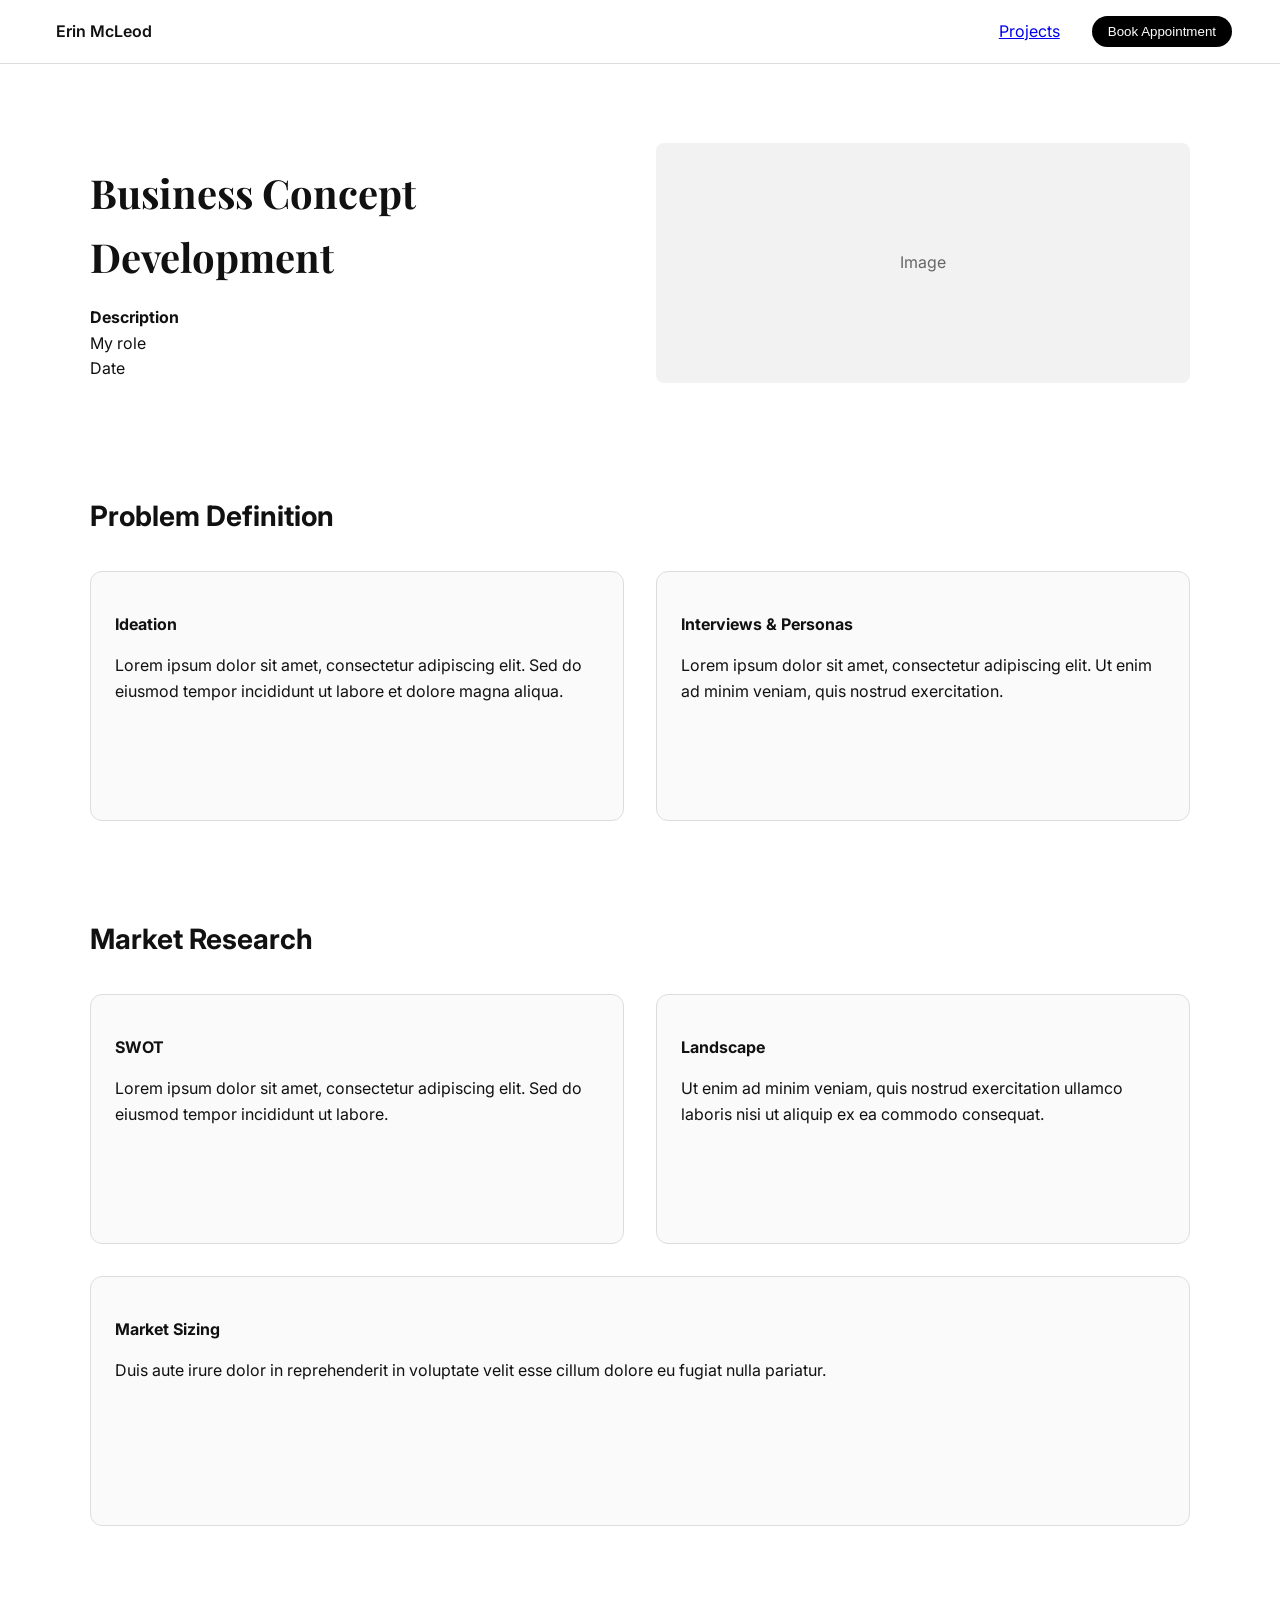
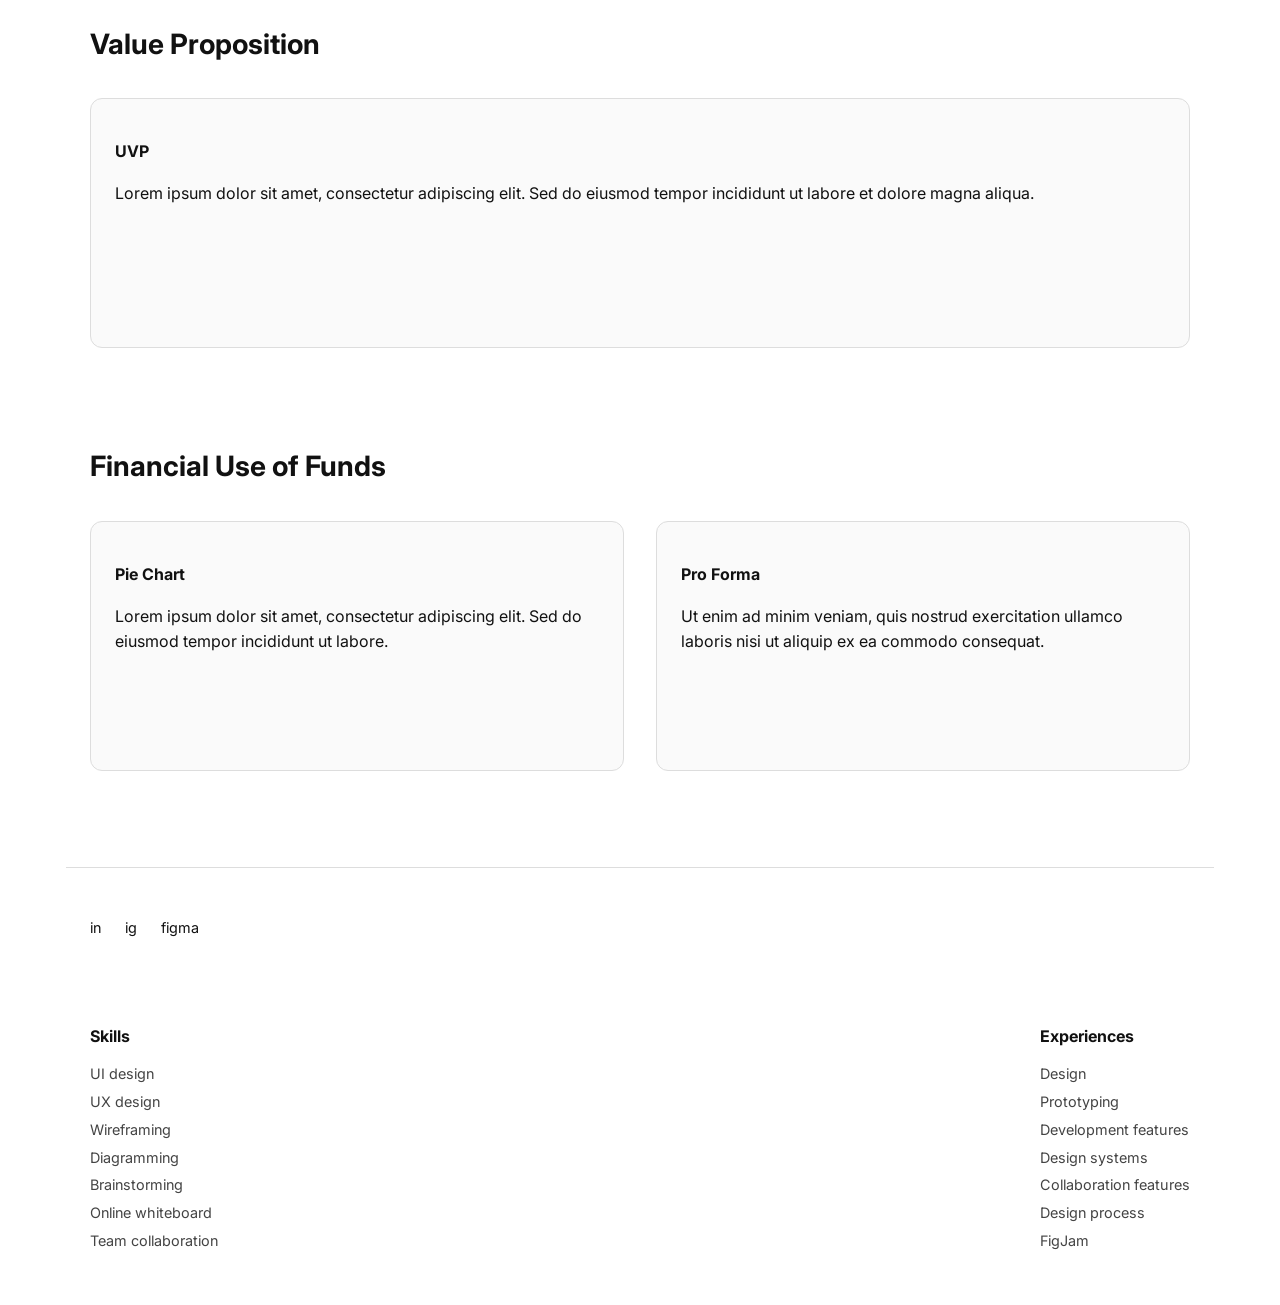
<file: business concept development.html>
<!DOCTYPE html>
<html lang="en">
  <head>
    <meta charset="UTF-8" />
    <meta name="viewport" content="width=device-width, initial-scale=1.0" />
    <title>Business Concept Development</title>

    <!-- Fonts (optional, but matches the look) -->
    <link
      rel="stylesheet"
      href="https://fonts.googleapis.com/css2?family=Inter:wght@400;600&family=Playfair+Display:wght@400;600&display=swap"
    />

    <link rel="stylesheet" href="styles.css" />
  </head>
  <body>
    <!-- Header -->
    <header class="header">
      <div class="logo">
        <!-- can swap for an <svg> or remove img entirely -->
        <div class="avatar-circle"></div>
        <span>Erin McLeod</span>
      </div>
      <nav>
        <a href="#">Projects</a>
        <button class="btn">Book Appointment</button>
      </nav>
    </header>

    <!-- Hero Section -->
    <section class="hero wrapper">
      <div class="hero-text">
        <h1>Business Concept Development</h1>
        <p>
          <strong>Description</strong><br />
          My role<br />
          Date
        </p>
      </div>
      <div class="hero-image placeholder">Image</div>
    </section>

    <!-- Problem Definition -->
    <section class="section wrapper">
      <h2>Problem Definition</h2>

      <div class="two-col">
        <div class="card icon-card">
          <div class="icon-box"></div>
          <h3>Ideation</h3>
          <p>
            Lorem ipsum dolor sit amet, consectetur adipiscing elit. Sed do
            eiusmod tempor incididunt ut labore et dolore magna aliqua.
          </p>
        </div>
        <div class="card icon-card">
          <div class="icon-box"></div>
          <h3>Interviews &amp; Personas</h3>
          <p>
            Lorem ipsum dolor sit amet, consectetur adipiscing elit. Ut enim ad
            minim veniam, quis nostrud exercitation.
          </p>
        </div>
      </div>
    </section>

    <!-- Market Research -->
    <section class="section wrapper">
      <h2>Market Research</h2>

      <div class="two-col">
        <div class="card placeholder-block">
          <h3>SWOT</h3>
          <p>
            Lorem ipsum dolor sit amet, consectetur adipiscing elit. Sed do
            eiusmod tempor incididunt ut labore.
          </p>
        </div>
        <div class="card placeholder-block">
          <h3>Landscape</h3>
          <p>
            Ut enim ad minim veniam, quis nostrud exercitation ullamco laboris
            nisi ut aliquip ex ea commodo consequat.
          </p>
        </div>
      </div>

      <div class="one-col">
        <div class="card placeholder-block">
          <h3>Market Sizing</h3>
          <p>
            Duis aute irure dolor in reprehenderit in voluptate velit esse
            cillum dolore eu fugiat nulla pariatur.
          </p>
        </div>
      </div>
    </section>

    <!-- Value Proposition -->
    <section class="section wrapper">
      <h2>Value Proposition</h2>
      <div class="one-col">
        <div class="card placeholder-block">
          <h3>UVP</h3>
          <p>
            Lorem ipsum dolor sit amet, consectetur adipiscing elit. Sed do
            eiusmod tempor incididunt ut labore et dolore magna aliqua.
          </p>
        </div>
      </div>
    </section>

    <!-- Financial Use of Funds -->
    <section class="section wrapper">
      <h2>Financial Use of Funds</h2>
      <div class="two-col">
        <div class="card placeholder-block">
          <h3>Pie Chart</h3>
          <p>
            Lorem ipsum dolor sit amet, consectetur adipiscing elit. Sed do
            eiusmod tempor incididunt ut labore.
          </p>
        </div>
        <div class="card placeholder-block">
          <h3>Pro Forma</h3>
          <p>
            Ut enim ad minim veniam, quis nostrud exercitation ullamco laboris
            nisi ut aliquip ex ea commodo consequat.
          </p>
        </div>
      </div>
    </section>

    <!-- Footer -->
    <footer class="footer wrapper">
      <div class="footer-top">
        <div class="socials">
          <a href="#">in</a>
          <a href="#">ig</a>
          <a href="#">figma</a>
        </div>
      </div>

      <div class="footer-cols">
        <div>
          <h4>Skills</h4>
          <ul>
            <li>UI design</li>
            <li>UX design</li>
            <li>Wireframing</li>
            <li>Diagramming</li>
            <li>Brainstorming</li>
            <li>Online whiteboard</li>
            <li>Team collaboration</li>
          </ul>
        </div>
        <div>
          <h4>Experiences</h4>
          <ul>
            <li>Design</li>
            <li>Prototyping</li>
            <li>Development features</li>
            <li>Design systems</li>
            <li>Collaboration features</li>
            <li>Design process</li>
            <li>FigJam</li>
          </ul>
        </div>
      </div>
    </footer>
  </body>
</html>
</file>
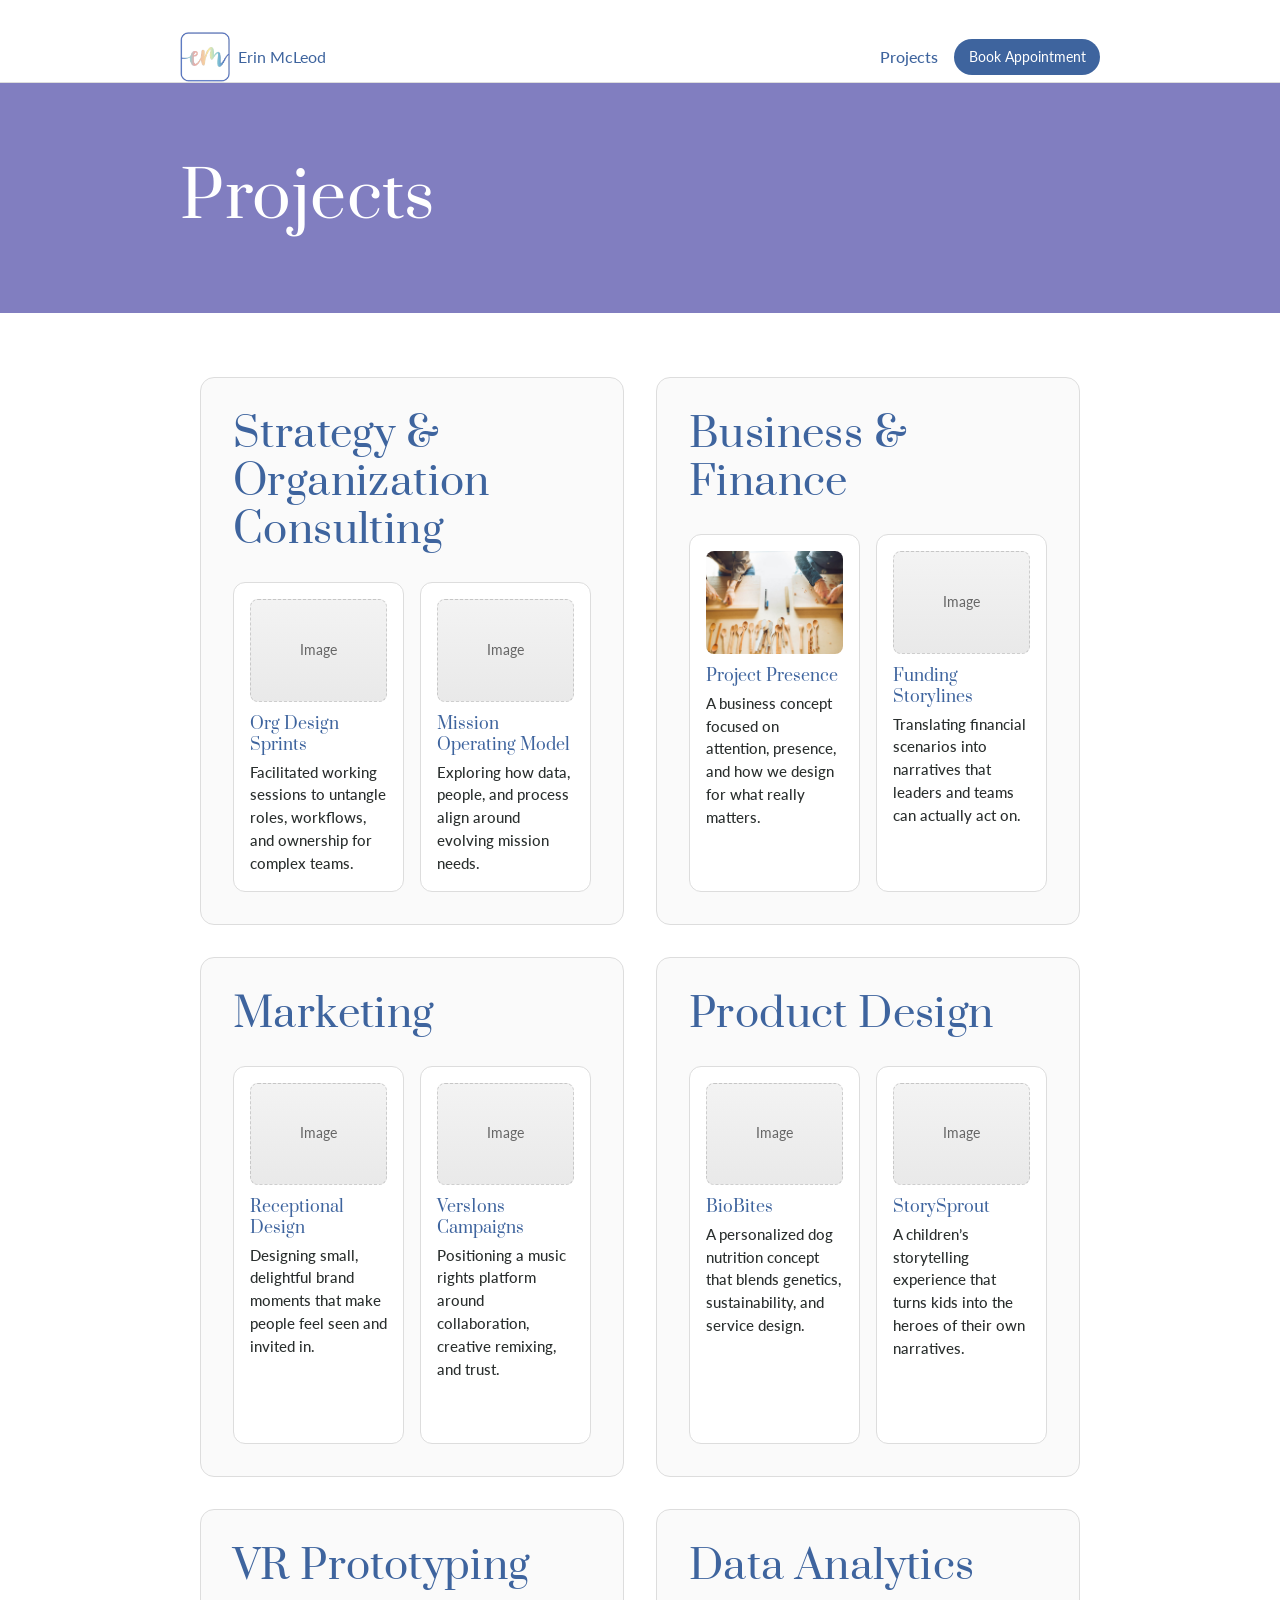
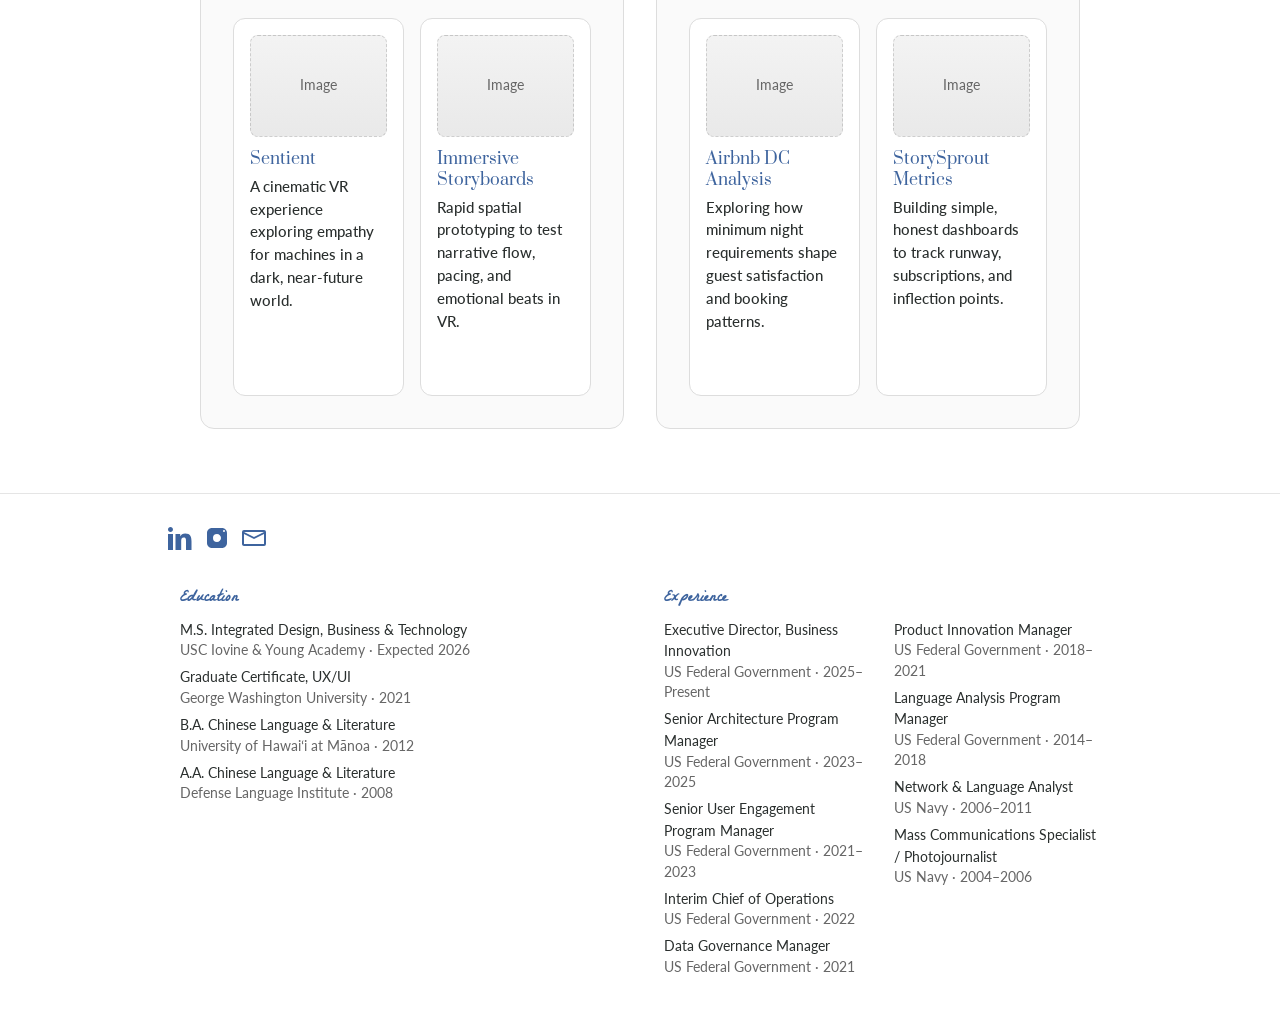
<file: index2.html>
<!DOCTYPE html>
<html lang="en">
<head>
  <meta charset="UTF-8" />
  <meta http-equiv="X-UA-Compatible" content="IE=edge" />
  <meta name="viewport" content="width=device-width, initial-scale=1.0" />
  <title>Projects — Erin McLeod</title>

  <link href="css/style2.css" rel="stylesheet" type="text/css" />
  <link rel="stylesheet" href="https://cdnjs.cloudflare.com/ajax/libs/font-awesome/4.7.0/css/font-awesome.min.css" />

  <!-- (optional) keep your GA + Hotjar includes here, same as home -->
</head>
<body>

   <!-- Header -->
    <header class="main-header">
  <div class="container header-inner">
    <a href="index.html" class="brand">
      <img class="EMlogo" src="images/logo.png" alt="Erin McLeod logo" />
      <span>Erin McLeod</span>
    </a>

    <nav class="main-nav" aria-label="Primary">
      <ul class="main-nav-list">
        <li><a href="index2.html" class="nav-link is-active">Projects</a></li>
      </ul>
    </nav>

    <a class="btn small-btn" href="mailto:ermcleod0@gmail.com">Book Appointment</a>
  </div>
</header>


  <!-- Projects grid -->
<!-- Purple Projects Banner -->
<section class="projects-hero">
  <div class="container">
    <h1>Projects</h1>
  </div>
</section>


  <main class="projects container">
  <section class="projects-grid">
    <!-- Strategy & Organization Consulting -->
    <div class="project-tile project-tile--with-grid" id="strategy">
      <h2>Strategy &amp; Organization Consulting</h2>

      <div class="project-subgrid two-up">
        <a class="subcard" href="#strategy-1">
          <div class="thumb" aria-hidden="true">Image</div>
          <h3>Org Design Sprints</h3>
          <p class="subtext">
            Facilitated working sessions to untangle roles, workflows, and ownership for complex teams.
          </p>
        </a>

        <a class="subcard" href="#strategy-2">
          <div class="thumb" aria-hidden="true">Image</div>
          <h3>Mission Operating Model</h3>
          <p class="subtext">
            Exploring how data, people, and process align around evolving mission needs.
          </p>
        </a>
      </div>
    </div>

    <!-- Business & Finance -->
    <div class="project-tile project-tile--with-grid" id="finance">
      <h2>Business &amp; Finance</h2>

      <div class="project-subgrid two-up">
        <a class="subcard" href="index3.html">
          <div class="thumb"> 
            <img src="images/ProjectPresence2.png" alt="Project Presence cover image"/>
          </div>
          <h3>Project Presence</h3>
          <p class="subtext">
            A business concept focused on attention, presence, and how we design for what really matters.
          </p>
        </a>

        <a class="subcard" href="#finance-2">
          <div class="thumb" aria-hidden="true">Image</div>
          <h3>Funding Storylines</h3>
          <p class="subtext">
            Translating financial scenarios into narratives that leaders and teams can actually act on.
          </p>
        </a>
      </div>
    </div>

    <!-- Marketing -->
    <div class="project-tile project-tile--with-grid" id="marketing">
      <h2>Marketing</h2>

      <div class="project-subgrid two-up">
        <a class="subcard" href="#marketing-1">
          <div class="thumb" aria-hidden="true">Image</div>
          <h3>Receptional Design</h3>
          <p class="subtext">
            Designing small, delightful brand moments that make people feel seen and invited in.
          </p>
        </a>

        <a class="subcard" href="#marketing-2">
          <div class="thumb" aria-hidden="true">Image</div>
          <h3>Vers1ons Campaigns</h3>
          <p class="subtext">
            Positioning a music rights platform around collaboration, creative remixing, and trust.
          </p>
        </a>
      </div>
    </div>

    <!-- Product Design -->
    <div class="project-tile project-tile--with-grid" id="product">
      <h2>Product Design</h2>

      <div class="project-subgrid two-up">
        <a class="subcard" href="#product-1">
          <div class="thumb" aria-hidden="true">Image</div>
          <h3>BioBites</h3>
          <p class="subtext">
            A personalized dog nutrition concept that blends genetics, sustainability, and service design.
          </p>
        </a>

        <a class="subcard" href="#product-2">
          <div class="thumb" aria-hidden="true">Image</div>
          <h3>StorySprout</h3>
          <p class="subtext">
            A children’s storytelling experience that turns kids into the heroes of their own narratives.
          </p>
        </a>
      </div>
    </div>

    <!-- VR Prototyping -->
    <div class="project-tile project-tile--with-grid" id="vr">
      <h2>VR Prototyping</h2>

      <div class="project-subgrid two-up">
        <a class="subcard" href="#vr-1">
          <div class="thumb" aria-hidden="true">Image</div>
          <h3>Sentient</h3>
          <p class="subtext">
            A cinematic VR experience exploring empathy for machines in a dark, near-future world.
          </p>
        </a>

        <a class="subcard" href="#vr-2">
          <div class="thumb" aria-hidden="true">Image</div>
          <h3>Immersive Storyboards</h3>
          <p class="subtext">
            Rapid spatial prototyping to test narrative flow, pacing, and emotional beats in VR.
          </p>
        </a>
      </div>
    </div>

    <!-- Data Analytics -->
    <div class="project-tile project-tile--with-grid" id="data">
      <h2>Data Analytics</h2>

      <div class="project-subgrid two-up">
        <a class="subcard" href="#data-1">
          <div class="thumb" aria-hidden="true">Image</div>
          <h3>Airbnb DC Analysis</h3>
          <p class="subtext">
            Exploring how minimum night requirements shape guest satisfaction and booking patterns.
          </p>
        </a>

        <a class="subcard" href="#data-2">
          <div class="thumb" aria-hidden="true">Image</div>
          <h3>StorySprout Metrics</h3>
          <p class="subtext">
            Building simple, honest dashboards to track runway, subscriptions, and inflection points.
          </p>
        </a>
      </div>
    </div>
  </section>
</main>

    </section>
  </main>

  <!-- Footer (same as you added on home) -->
  <footer class="site-footer">
    <div class="container footer-top">
       <div class="socials">
  <!-- LinkedIn -->
  <a class="social-icon" href="https://www.linkedin.com/in/ermcleod" target="_blank" aria-label="LinkedIn">
    <svg viewBox="0 0 24 24">
      <path d="M4.98 3.5C4.98 4.88 3.86 6 2.5 6S0 4.88 0 3.5 1.12 1 2.5 1s2.48 1.12 2.48 2.5zM0 8h5v16H0V8zm7.5 0h4.7v2.3h.1c.7-1.3 2.4-2.7 4.9-2.7 5.3 0 6.3 3.5 6.3 8v9.4H18V15c0-1.6 0-3.6-2.2-3.6-2.2 0-2.6 1.7-2.6 3.5V24H7.5V8z"/>
    </svg>
  </a>

  <!-- Instagram -->
  <a class="social-icon" href="https://www.instagram.com/lou_lou_bean/" target="_blank" aria-label="Instagram">
    <svg viewBox="0 0 24 24">
      <path d="M7 2C4.2 2 2 4.2 2 7v10c0 2.8 2.2 5 5 5h10c2.8 0 5-2.2 5-5V7c0-2.8-2.2-5-5-5H7zm12 4a1 1 0 110-2 1 1 0 010 2zM12 8c2.2 0 4 1.8 4 4s-1.8 4-4 4a4 4 0 110-8z"/>
    </svg>
  </a>

  <!-- Gmail / Email -->
  <a class="social-icon" href="mailto:ermcleod0@gmail.com" aria-label="Email">
    <svg viewBox="0 0 24 24">
      <path d="M2 4a2 2 0 00-2 2v12c0 1.1.9 2 2 2h20a2 2 0 002-2V6a2 2 0 00-2-2H2zm10 7L2 6h20l-10 5zm-10 7V8l10 5 10-5v10H2z"/>
    </svg>
  </a>
</div>
</div>

    <div class="container footer-cols">
  <!-- Education -->
  <div>
    <h4>Education</h4>
    <ul>
      <li>
        M.S. Integrated Design, Business &amp; Technology<br>
        <span>USC Iovine &amp; Young Academy · Expected 2026</span>
      </li>
      <li>
        Graduate Certificate, UX/UI<br>
        <span>George Washington University · 2021</span>
      </li>
      <li>
        B.A. Chinese Language &amp; Literature<br>
        <span>University of Hawaiʻi at Mānoa · 2012</span>
      </li>
      <li>
        A.A. Chinese Language &amp; Literature<br>
        <span>Defense Language Institute · 2008</span>
      </li>
    </ul>
  </div>

  <!-- Experience -->
  <div>
  <h4>Experience</h4>
  <div class="experience-cols">
    <ul>
      <li>
        Executive Director, Business Innovation<br />
        <span>US Federal Government · 2025–Present</span>
      </li>
      <li>
        Senior Architecture Program Manager<br />
        <span>US Federal Government · 2023–2025</span>
      </li>
      <li>
        Senior User Engagement Program Manager<br />
        <span>US Federal Government · 2021–2023</span>
      </li>
      <li>
        Interim Chief of Operations<br />
        <span>US Federal Government · 2022</span>
      </li>
      <li>
        Data Governance Manager<br />
        <span>US Federal Government · 2021</span>
      </li>
    </ul>

    <ul>
      <li>
        Product Innovation Manager<br />
        <span>US Federal Government · 2018–2021</span>
      </li>
      <li>
        Language Analysis Program Manager<br />
        <span>US Federal Government · 2014–2018</span>
      </li>
      <li>
        Network &amp; Language Analyst<br />
        <span>US Navy · 2006–2011</span>
      </li>
      <li>
        Mass Communications Specialist / Photojournalist<br />
        <span>US Navy · 2004–2006</span>
      </li>
    </ul>
  </div>
</div>


  </footer>

</body>
</html>
</file>
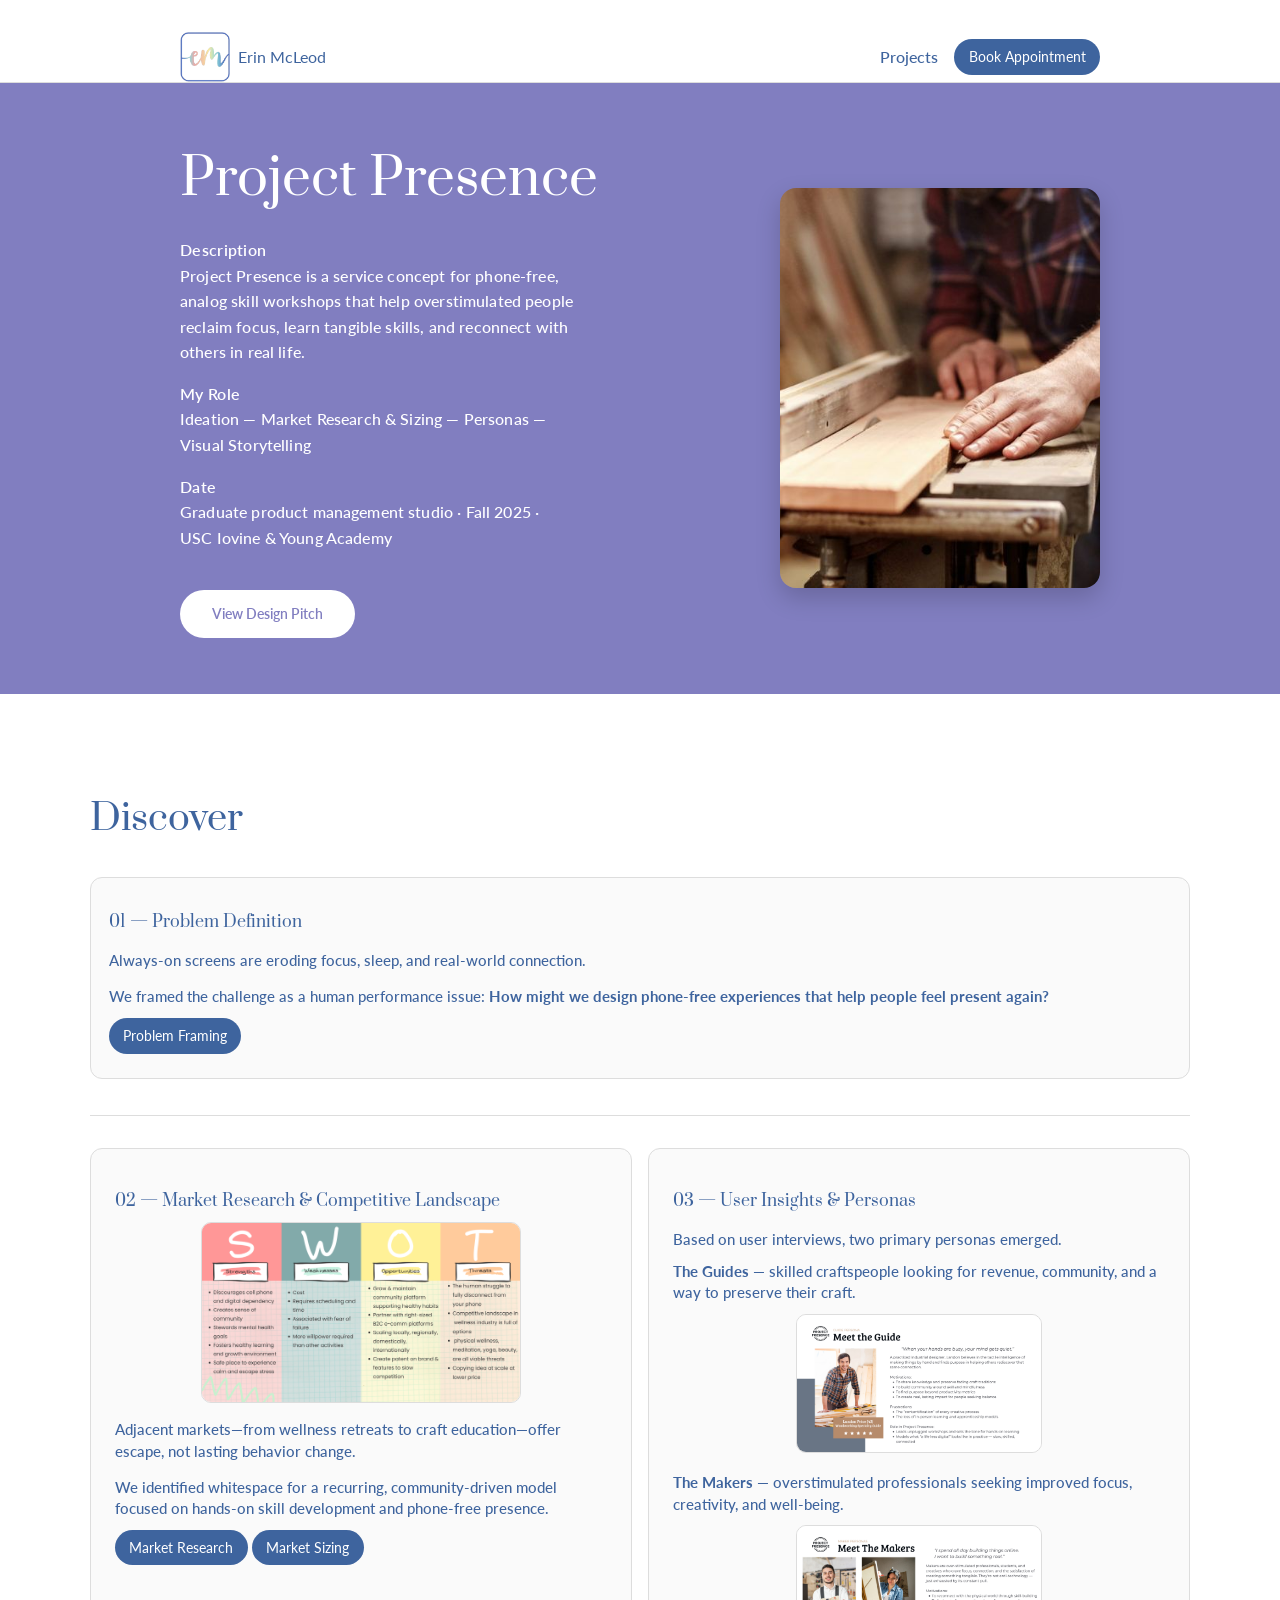
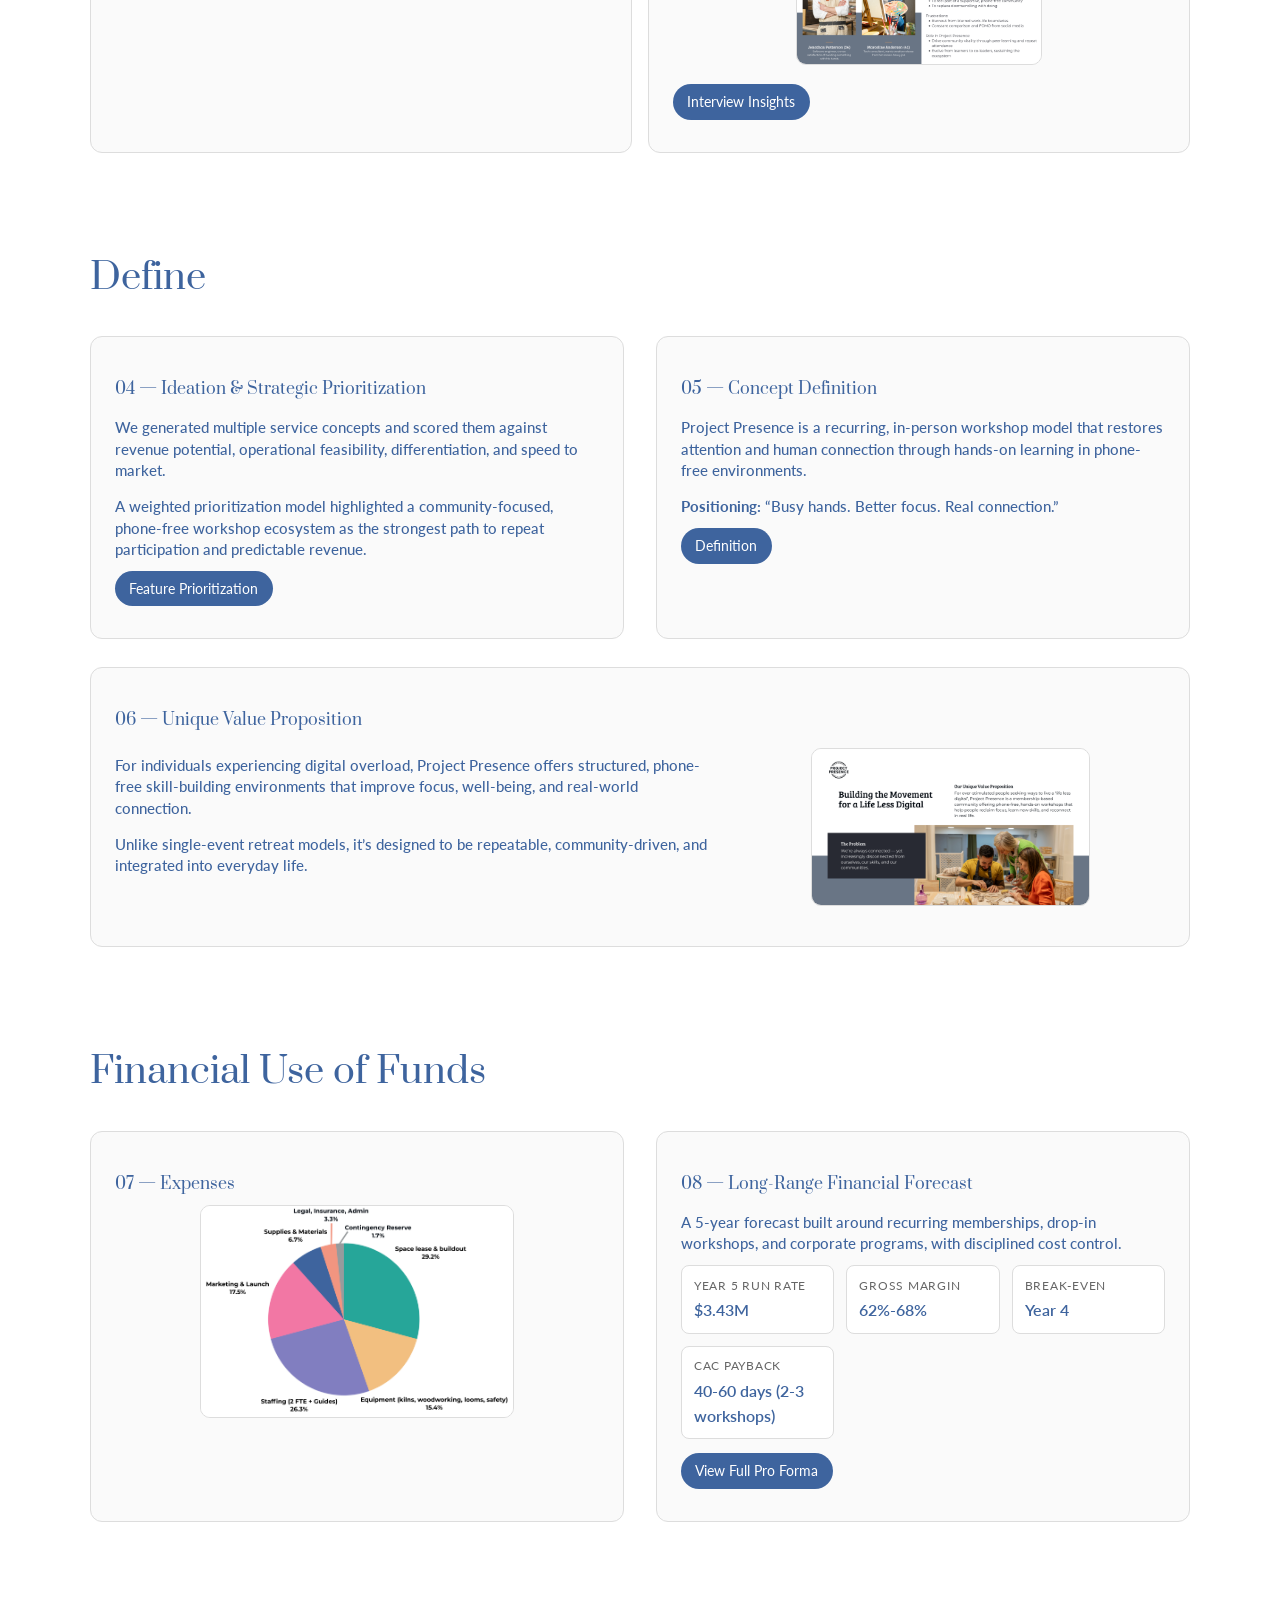
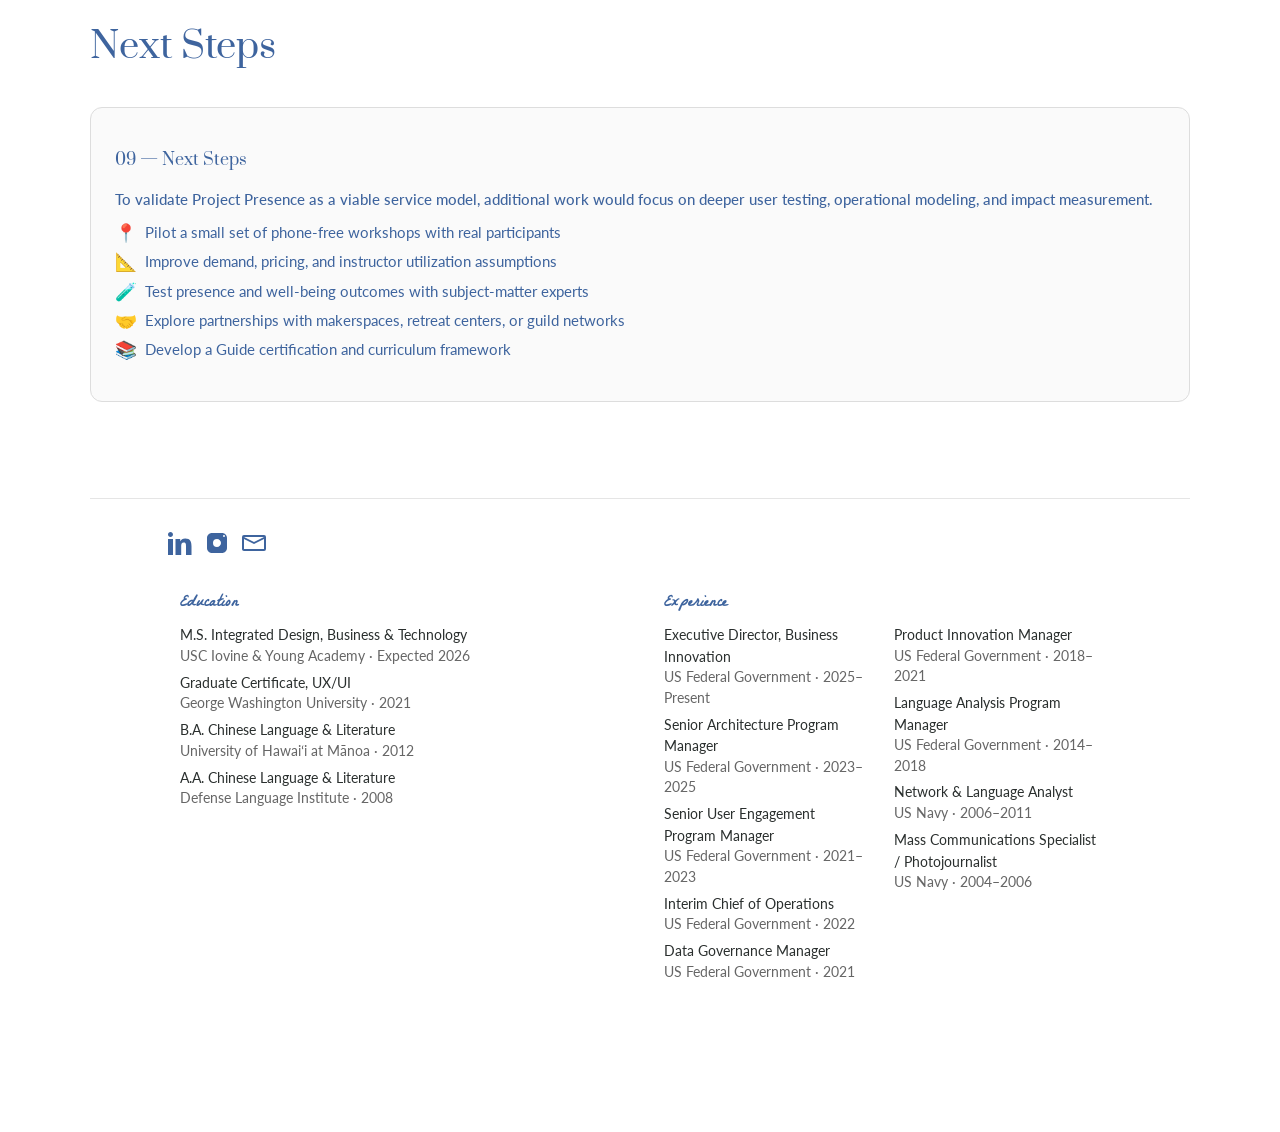
<file: index3.html>
<!DOCTYPE html>
<html lang="en">
  <head>
    <meta charset="UTF-8" />
    <meta name="viewport" content="width=device-width, initial-scale=1.0" />
    <title>Business Concept Development</title>

    <!-- Fonts (optional, but matches the look) -->
    <link
      rel="stylesheet"
      href="https://fonts.googleapis.com/css2?family=Inter:wght@400;600&family=Playfair+Display:wght@400;600&display=swap"
    />

   <link href="css/style2.css" rel="stylesheet" type="text/css">
  </head>
  <body>
    <!-- Header -->
   <header class="main-header">
  <div class="container header-inner">
    <a href="index.html" class="brand">
      <img class="EMlogo" src="images/logo.png" alt="Erin McLeod logo" />
      <span>Erin McLeod</span>
    </a>

    <nav class="main-nav" aria-label="Primary">
      <ul class="main-nav-list">
        <li><a href="index2.html" class="nav-link">Projects</a></li>
      </ul>
    </nav>

    <a class="btn small-btn" href="mailto:ermcleod0@gmail.com">Book Appointment</a>
  </div>
</header>


<!-- Purple Hero Section for Case Study -->
<section class="case-hero">
  <div class="container case-hero-inner">

  <div class="case-hero-text">
  <h1>Project Presence</h1>

  <div class="case-meta">
    <p>
      <span class="label">Description</span><br>
      Project Presence is a service concept for phone-free, analog skill workshops that help overstimulated people reclaim focus, learn tangible skills, and reconnect with others in real life.
    </p>

    <p>
      <span class="label">My Role</span><br>
      Ideation — Market Research &amp; Sizing — Personas — Visual Storytelling
    </p>

    <p>
      <span class="label">Date</span><br>
      Graduate product management studio · Fall 2025 · <br/>
      USC Iovine & Young Academy
    </p>
  </div>

  <a href="https://www.canva.com/design/DAG46AfxoAU/genPKIJs6RL0ZTVyzaOHkQ/view?utm_content=DAG46AfxoAU&utm_campaign=designshare&utm_medium=link2&utm_source=uniquelinks&utlId=h5d08a964f5" class="case-hero-btn">
    View Design Pitch
  </a>
</div>



    <div class="case-hero-image">
  <img src="images/woodworking.jpg" alt="Project Presence" />
</div>

  </div>
</section>

   <!-- Discover: Problem, Market, Users -->
<section class="section wrapper">
  <h2>Discover</h2>

  <!-- Row 1: Problem Definition (full-width, compact card) -->
  <div class="one-col discover-row">
    <div class="card card-compact">
      <h3>01 — Problem Definition</h3>
      <p>
        Always-on screens are eroding focus, sleep, and real-world connection.
      </p>
      <p>
        We framed the challenge as a human performance issue: <strong>How might we
        design phone-free experiences that help people feel present again?</strong>
      </p>

      <a href="https://drive.google.com/file/d/10OMbIVg8qbOms2CqfCnqlnAKD_V89s3Z/view?usp=sharing"
         class="btn small-btn">
        Problem Framing
      </a>
    </div>
  </div>

  <!-- Row 2: Market Research + Personas -->
  <div class="two-col discover-row">

    <!-- 02 — Market Research & Competitive Landscape -->
    <div class="card">
      <h3>02 — Market Research &amp; Competitive Landscape</h3>

      <a href="https://drive.google.com/file/d/1527owfc7lFRZkWcCfIoYzp4mdoA-RSzY/view?usp=sharing"
         class="card-image-link" target="_blank" rel="noopener">
        <img src="images/SWOT.png" alt="SWOT" class="card-image" />
      </a>

      <p>
        Adjacent markets—from wellness retreats to craft education—offer escape,
        not lasting behavior change.
      </p>
      <p>
        We identified whitespace for a recurring, community-driven model focused on
        hands-on skill development and phone-free presence.
      </p>

      <a href="https://docs.google.com/presentation/d/1FF4U5tdiokmJA-cRqxswYH2aC2g5NhPIhsIDk3gsWeA/edit?usp=sharing"
         class="btn small-btn btn-space">
        Market Research
      </a>

      <a href="https://drive.google.com/file/d/10OMbIVg8qbOms2CqfCnqlnAKD_V89s3Z/view?usp=sharing"
         class="btn small-btn">
        Market Sizing
      </a>
    </div>

    <!-- 03 — User Insights & Personas -->
    <div class="card">
      <h3>03 — User Insights &amp; Personas</h3>

      <p>Based on user interviews, two primary personas emerged.</p>

      <!-- Guides -->
      <p class="persona-blurb">
        <strong>The Guides</strong> — skilled craftspeople looking for revenue, community,
        and a way to preserve their craft.
      </p>
      <a href="https://drive.google.com/file/d/1rmpylmjUEp-jYPvHwRQo385A0rKzJ50d/view?usp=sharing"
         class="persona-img-link" target="_blank" rel="noopener">
        <img src="images/TheGuide.png" alt="Guide persona" class="persona-img" />
      </a>

      <!-- Makers -->
      <p class="persona-blurb">
        <strong>The Makers</strong> — overstimulated professionals seeking improved focus,
        creativity, and well-being.
      </p>
      <a href="https://drive.google.com/file/d/1MKQlJNY8JPMVqMEUdYCv_gNpB1SYiVx2/view?usp=sharing"
         class="persona-img-link" target="_blank" rel="noopener">
        <img src="images/TheMakers.png" alt="Maker persona" class="persona-img" />
      </a>

      <a href="https://drive.google.com/file/d/1LXmZxB1nsdU4ntGK_LA56GzvGGcv2MeR/view?usp=sharing"
         class="btn small-btn">
        Interview Insights
      </a>
    </div>

  </div>
</section>


   <!-- Define: Strategy, Concept, UVP -->
<section class="section wrapper">
  <h2>Define</h2>

  <!-- Row 1: Ideation + Concept side-by-side -->
  <div class="two-col define-row">
    <!-- 04 — Ideation & Strategic Prioritization -->
    <div class="card">
      <h3>04 — Ideation &amp; Strategic Prioritization</h3>
      <p>
        We generated multiple service concepts and scored them against revenue
        potential, operational feasibility, differentiation, and speed to market.
      </p>
      <p>
        A weighted prioritization model highlighted a community-focused,
        phone-free workshop ecosystem as the strongest path to repeat
        participation and predictable revenue.
      </p>

      <!-- Optional CTA: fill in link if you want to expose the grid/scoring -->
      <a href="https://docs.google.com/presentation/d/1RyLN5ZuCpJqZ3gyd0qRVN9p9eJpn85IM4guttFR_krY/edit?usp=sharing"
         class="btn small-btn">
        Feature Prioritization
      </a>
    </div>

    <!-- 05 — Concept Definition -->
    <div class="card">
      <h3>05 — Concept Definition</h3>
      <p>
        Project Presence is a recurring, in-person workshop model that restores
        attention and human connection through hands-on learning in phone-free
        environments.
      </p>
      <p>
        <strong>Positioning:</strong> “Busy hands. Better focus. Real connection.”
        </p>

      <!-- Optional CTA: concept summary / hero slide -->
      <a href="https://docs.google.com/presentation/d/16GjG38FrFlGySAuTYeV2UVuwTrNn4xUUmdfQg5TBqO8/edit?usp=sharing"
         class="btn small-btn">
        Definition
      </a>
    </div>
  </div>

 <!-- Row 2: UVP full-width -->
<div class="one-col define-row">
  <!-- 06 — Unique Value Proposition -->
  <div class="card">
    <h3>06 — Unique Value Proposition</h3>

    <div class="card-split">
      <!-- LEFT: Text -->
      <div class="card-split-text">
        <p>
          For individuals experiencing digital overload, Project Presence offers
          structured, phone-free skill-building environments that improve focus,
          well-being, and real-world connection.
        </p>
        <p>
          Unlike single-event retreat models, it’s designed to be repeatable,
          community-driven, and integrated into everyday life.
        </p>
      </div>

      <!-- RIGHT: Image -->
      <div class="card-split-media">
        <a href="https://drive.google.com/file/d/1_fWYe_n4MZ_0PIdZshpL3-au_ocYS4bm/view?usp=sharing"
           class="card-image-link" target="_blank" rel="noopener">
          <img src="images/UVP.png" alt="UVP" class="card-image" />
        </a>
      </div>
    </div>
  </div>
</div>

</section>

    <!-- Model: Business, Revenue, Service Snapshot -->
    <section class="section wrapper">
      <h2>Financial Use of Funds</h2>

      <div class="two-col">
        <!-- 07 — Expenses -->
<div class="card">
  <h3>07 — Expenses</h3>
<a href= https://drive.google.com/file/d/1dI7RR0gMZ0kS-uboq62-GRZY28hDDdds/view?usp=sharing">
     <img src="images/FinancialUseofFundsPie.png" alt="Expenses breakdown pie chart" class="card-image" />
  </a>
</div>


        <!-- 08 — Pro Forma -->
    <div class="card kpi-card">
      <h3>08 — Long-Range Financial Forecast</h3>

      <p class="kpi-intro">
        A 5-year forecast built around recurring memberships, drop-in workshops,
        and corporate programs, with disciplined cost control.
      </p>

      <div class="kpi-grid">
        <div class="kpi-item">
          <div class="kpi-label">Year 5 Run Rate</div>
          <div class="kpi-value">$3.43M</div>
        </div>

        <div class="kpi-item">
          <div class="kpi-label">Gross Margin</div>
          <div class="kpi-value">62%-68%</div>
        </div>

        <div class="kpi-item">
          <div class="kpi-label">Break-even</div>
          <div class="kpi-value">Year 4</div>
        </div>

        <div class="kpi-item">
          <div class="kpi-label">CAC Payback</div>
          <div class="kpi-value">40-60 days (2-3 workshops)</div>
        </div>
      </div>

      <a href="https://docs.google.com/spreadsheets/d/1ekNtmdjvm8mbyO4-Fmn0vpf5ADgWpY1f4fQivCeZ_Ng/edit?usp=sharing"
         class="btn small-btn">
        View Full Pro Forma
      </a>
    </div>
  </div>
<!-- Next Steps -->
<section class="section wrapper">
  <h2>Next Steps</h2>

  <div class="one-col">
    <div class="card">
      <h3>09 — Next Steps</h3>

      <p>
        To validate Project Presence as a viable service model, additional work
        would focus on deeper user testing, operational modeling, and impact measurement.
      </p>

      <ul class="next-steps-list">
  <li><span class="icon">📍</span>Pilot a small set of phone-free workshops with real participants</li>
  <li><span class="icon">📐</span>Improve demand, pricing, and instructor utilization assumptions</li>
  <li><span class="icon">🧪</span>Test presence and well-being outcomes with subject-matter experts</li>
  <li><span class="icon">🤝</span>Explore partnerships with makerspaces, retreat centers, or guild networks</li>
  <li><span class="icon">📚</span>Develop a Guide certification and curriculum framework</li>
</ul>


    
    </div>
  </div>
</section>



    <!-- Footer -->
    <footer class="site-footer">
      <div class="container footer-top">
        <div class="socials">
  <!-- LinkedIn -->
  <a class="social-icon" href="https://www.linkedin.com/in/ermcleod" target="_blank" aria-label="LinkedIn">
    <svg viewBox="0 0 24 24">
      <path d="M4.98 3.5C4.98 4.88 3.86 6 2.5 6S0 4.88 0 3.5 1.12 1 2.5 1s2.48 1.12 2.48 2.5zM0 8h5v16H0V8zm7.5 0h4.7v2.3h.1c.7-1.3 2.4-2.7 4.9-2.7 5.3 0 6.3 3.5 6.3 8v9.4H18V15c0-1.6 0-3.6-2.2-3.6-2.2 0-2.6 1.7-2.6 3.5V24H7.5V8z"/>
    </svg>
  </a>

  <!-- Instagram -->
  <a class="social-icon" href="https://www.instagram.com/lou_lou_bean/" target="_blank" aria-label="Instagram">
    <svg viewBox="0 0 24 24">
      <path d="M7 2C4.2 2 2 4.2 2 7v10c0 2.8 2.2 5 5 5h10c2.8 0 5-2.2 5-5V7c0-2.8-2.2-5-5-5H7zm12 4a1 1 0 110-2 1 1 0 010 2zM12 8c2.2 0 4 1.8 4 4s-1.8 4-4 4a4 4 0 110-8z"/>
    </svg>
  </a>

  <!-- Gmail / Email -->
  <a class="social-icon" href="mailto:ermcleod0@gmail.com" aria-label="Email">
    <svg viewBox="0 0 24 24">
      <path d="M2 4a2 2 0 00-2 2v12c0 1.1.9 2 2 2h20a2 2 0 002-2V6a2 2 0 00-2-2H2zm10 7L2 6h20l-10 5zm-10 7V8l10 5 10-5v10H2z"/>
    </svg>
  </a>
</div>
      </div>

      <div class="container footer-cols">
  <!-- Education -->
  <div>
    <h4>Education</h4>
    <ul>
      <li>
        M.S. Integrated Design, Business &amp; Technology<br>
        <span>USC Iovine &amp; Young Academy · Expected 2026</span>
      </li>
      <li>
        Graduate Certificate, UX/UI<br>
        <span>George Washington University · 2021</span>
      </li>
      <li>
        B.A. Chinese Language &amp; Literature<br>
        <span>University of Hawaiʻi at Mānoa · 2012</span>
      </li>
      <li>
        A.A. Chinese Language &amp; Literature<br>
        <span>Defense Language Institute · 2008</span>
      </li>
    </ul>
  </div>

  <!-- Experience -->
  <div>
  <h4>Experience</h4>
  <div class="experience-cols">
    <ul>
      <li>
        Executive Director, Business Innovation<br />
        <span>US Federal Government · 2025–Present</span>
      </li>
      <li>
        Senior Architecture Program Manager<br />
        <span>US Federal Government · 2023–2025</span>
      </li>
      <li>
        Senior User Engagement Program Manager<br />
        <span>US Federal Government · 2021–2023</span>
      </li>
      <li>
        Interim Chief of Operations<br />
        <span>US Federal Government · 2022</span>
      </li>
      <li>
        Data Governance Manager<br />
        <span>US Federal Government · 2021</span>
      </li>
    </ul>

    <ul>
      <li>
        Product Innovation Manager<br />
        <span>US Federal Government · 2018–2021</span>
      </li>
      <li>
        Language Analysis Program Manager<br />
        <span>US Federal Government · 2014–2018</span>
      </li>
      <li>
        Network &amp; Language Analyst<br />
        <span>US Navy · 2006–2011</span>
      </li>
      <li>
        Mass Communications Specialist / Photojournalist<br />
        <span>US Navy · 2004–2006</span>
      </li>
    </ul>
  </div>
</div>

    </footer>
  </body>
</html>
</file>
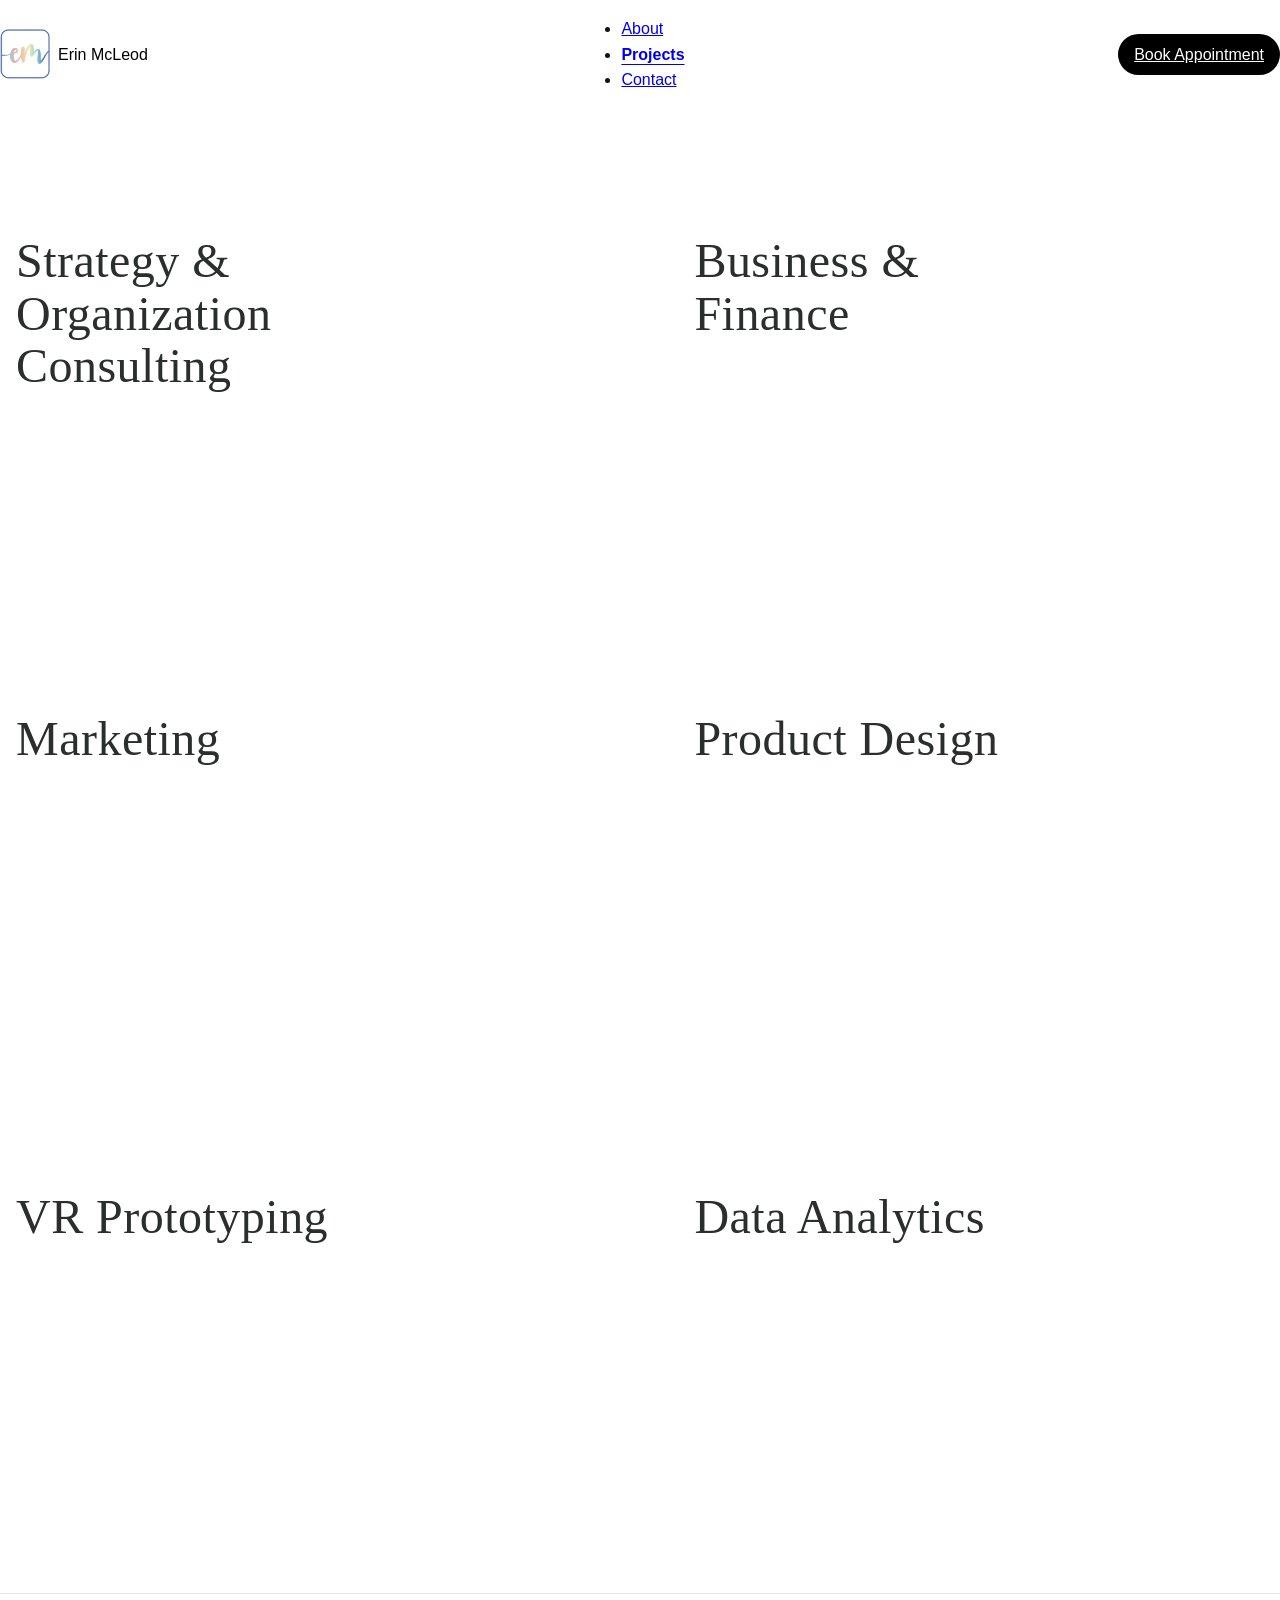
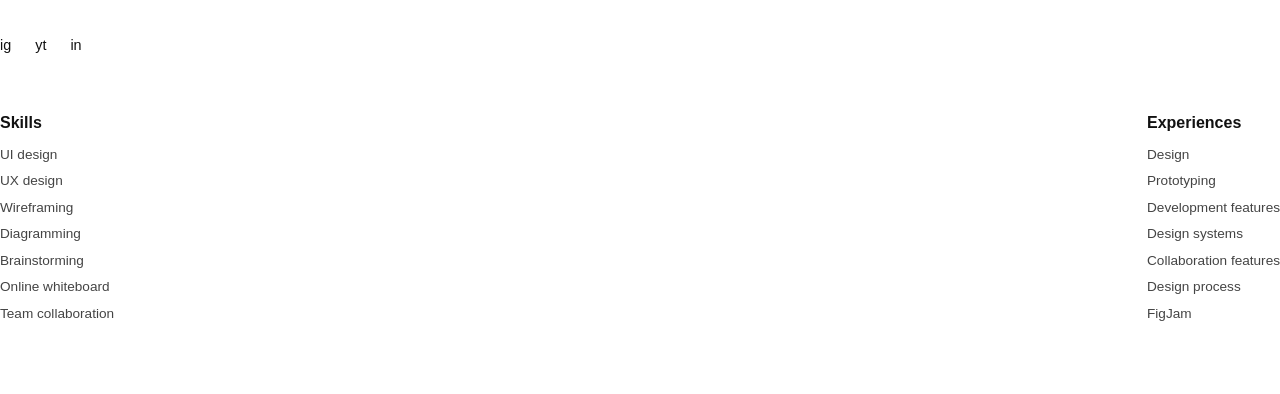
<file: projects.html>
<!DOCTYPE html>
<html lang="en">
<head>
  <meta charset="UTF-8" />
  <meta http-equiv="X-UA-Compatible" content="IE=edge" />
  <meta name="viewport" content="width=device-width, initial-scale=1.0" />
  <title>Projects — Erin McLeod</title>

  <link href="css/style.css" rel="stylesheet" type="text/css" />
  <link rel="stylesheet" href="https://cdnjs.cloudflare.com/ajax/libs/font-awesome/4.7.0/css/font-awesome.min.css" />

  <!-- (optional) keep your GA + Hotjar includes here, same as home -->
</head>
<body>

  <!-- Header (same as home) -->
  <header class="main-header">
    <div class="container header-inner">
      <a href="index.html" class="brand">
        <img class="EMlogo" src="images/logo.png" alt="logo" />
        <span>Erin McLeod</span>
      </a>
      <nav class="main-nav">
        <ul class="main-nav-list">
          <li><a href="index.html">About</a></li>
          <li><a class="is-active" href="index2.html">Projects</a></li>
          <li><a href="index3.html">Contact</a></li>
        </ul>
      </nav>
      <a class="btn small-btn" href="#">Book Appointment</a>
    </div>
  </header>

  <!-- Projects grid -->
  <main class="projects-wrapper container">
    <section class="projects-grid">
      <!-- Tile 1 -->
      <a class="project-tile" href="#strategy">
        <h2>Strategy &amp;<br />Organization<br />Consulting</h2>
      </a>

      <!-- Tile 2 -->
      <a class="project-tile" href="#finance">
        <h2>Business &amp;<br />Finance</h2>
      </a>

      <!-- Tile 3 -->
      <a class="project-tile" href="#marketing">
        <h2>Marketing</h2>
      </a>

      <!-- Tile 4 -->
      <a class="project-tile" href="#product">
        <h2>Product Design</h2>
      </a>

      <!-- Tile 5 -->
      <a class="project-tile" href="#vr">
        <h2>VR Prototyping</h2>
      </a>

      <!-- Tile 6 -->
      <a class="project-tile" href="#data">
        <h2>Data Analytics</h2>
      </a>
    </section>
  </main>

  <!-- Footer (same as you added on home) -->
  <footer class="site-footer">
    <div class="container footer-top">
      <div class="socials">
        <a href="#" aria-label="Instagram">ig</a>
        <a href="#" aria-label="YouTube">yt</a>
        <a href="#" aria-label="LinkedIn">in</a>
      </div>
    </div>

    <div class="container footer-cols">
      <div>
        <h4>Skills</h4>
        <ul>
          <li>UI design</li>
          <li>UX design</li>
          <li>Wireframing</li>
          <li>Diagramming</li>
          <li>Brainstorming</li>
          <li>Online whiteboard</li>
          <li>Team collaboration</li>
        </ul>
      </div>
      <div>
        <h4>Experiences</h4>
        <ul>
          <li>Design</li>
          <li>Prototyping</li>
          <li>Development features</li>
          <li>Design systems</li>
          <li>Collaboration features</li>
          <li>Design process</li>
          <li>FigJam</li>
        </ul>
      </div>
    </div>
  </footer>

</body>
</html>
</file>
<file: styles.css>
:root {
  --text: #111;
  --muted: #666;
  --bg: #fff;
  --border: #ddd;
  --accent: #000;
  --section-spacing: 6rem;
  --content-width: 1100px;
  --font-heading: "Playfair Display", serif;
  --font-body: "Inter", sans-serif;
}

body {
  margin: 0;
  font-family: var(--font-body);
  color: var(--text);
  background: var(--bg);
  line-height: 1.6;
}

/* Header */
.header {
  display: flex;
  justify-content: space-between;
  align-items: center;
  padding: 1rem 3rem;
  border-bottom: 1px solid var(--border);
}

/* header clean-up */
.header-inner {
  display: flex;
  justify-content: space-between;
  align-items: center;
}
.brand {
  display: flex;
  align-items: center;
  gap: 0.5rem;
  text-decoration: none;
  color: #000;
}
.EMlogo {
  width: 50px;
  height: 50px;
}

/* hero from Figma */
.hero--figma {
  background: #fff;
}
.hero-bar {
  background: #d9d9d9;
  padding: 3.5rem 0;
}
.hero-content {
  display: flex;
  justify-content: space-between;
  gap: 2rem;
  align-items: center;
}
.hero-content h1 {
  font-size: clamp(2.2rem, 4vw, 3rem);
  margin-bottom: 0.5rem;
}
.hero-tagline {
  font-size: 1rem;
  color: #333;
  max-width: 32rem;
}
.hero-placeholder {
  width: 220px;
  height: 140px;
  background: rgba(255, 255, 255, 0.35);
  border: 1px dashed rgba(0, 0, 0, 0.15);
  border-radius: 12px;
}
.hero-summary {
  padding: 2.5rem 0 3rem;
  max-width: 56rem;
}
.hero-summary p {
  margin-bottom: 1.5rem;
  line-height: 1.7;
}
.primary-btn {
  display: inline-block;
  background: #222;
  color: #fff;
  padding: 0.75rem 2.5rem;
  border-radius: 999px;
  text-decoration: none;
  font-size: 0.9rem;
}

/* skills section (3 columns) */
.skillsGrid--three {
  display: grid;
  grid-template-columns: repeat(auto-fit, minmax(240px, 1fr));
  gap: 2rem;
  margin-top: 2rem;
}
.skillsContainer {
  background: #f7f7f7;
  border-radius: 1rem;
  padding: 1.5rem;
  display: flex;
  gap: 1rem;
  align-items: flex-start;
}
.skillsContainer .icon {
  width: 60px;
  height: 60px;
  object-fit: contain;
}

/* intro band (your old footer) */
.intro-band {
  background: #d0d0d0;
  padding: 3.5rem 0;
  margin-top: 4rem;
}

/* new site footer */
.site-footer {
  border-top: 1px solid #e5e5e5;
  padding: 2.5rem 0 4rem;
  background: #fff;
}
.footer-top {
  display: flex;
  justify-content: flex-start;
  margin-bottom: 2rem;
}
.socials {
  display: flex;
  gap: 1rem;
}
.socials a {
  text-decoration: none;
  color: #000;
  font-size: 0.9rem;
}
.footer-cols {
  display: flex;
  gap: 4rem;
  flex-wrap: wrap;
}
.footer-cols h4 {
  margin-bottom: 0.5rem;
}
.footer-cols ul {
  list-style: none;
  margin: 0;
  padding: 0;
}
.footer-cols li {
  margin-bottom: 0.3rem;
  font-size: 0.85rem;
  color: #444;
}

/* responsiveness */
@media (max-width: 900px) {
  .hero-content {
    flex-direction: column;
    align-items: flex-start;
  }
  .hero-placeholder {
    width: 100%;
    max-width: 250px;
  }
  .footer-cols {
    flex-direction: column;
  }
}

.logo {
  display: flex;
  align-items: center;
  gap: 0.5rem;
  font-weight: 600;
}

.logo img {
  width: 24px;
  height: 24px;
}

nav {
  display: flex;
  align-items: center;
  gap: 2rem;
}

.btn {
  background: #000;
  color: #fff;
  padding: 0.5rem 1rem;
  border-radius: 999px;
  border: none;
  cursor: pointer;
}

/* Hero */
.hero {
  max-width: var(--content-width);
  margin: 4rem auto;
  display: grid;
  grid-template-columns: 1fr 1fr;
  gap: 2rem;
  align-items: center;
}

.hero-text h1 {
  font-family: var(--font-heading);
  font-size: 2.5rem;
  margin-bottom: 1rem;
}

.hero-image {
  background: #f2f2f2;
  border-radius: 8px;
  height: 240px;
}

.placeholder {
  display: flex;
  justify-content: center;
  align-items: center;
  color: var(--muted);
}

/* Sections */
.section {
  max-width: var(--content-width);
  margin: var(--section-spacing) auto;
  padding: 0 1.5rem;
}

.section h2 {
  font-size: 1.75rem;
  font-weight: 700;
  margin-bottom: 2rem;
}

.two-col {
  display: grid;
  grid-template-columns: repeat(auto-fit, minmax(320px, 1fr));
  gap: 2rem;
}

.one-col {
  margin-top: 2rem;
}

.card {
  background: #fafafa;
  border: 1px solid var(--border);
  border-radius: 12px;
  padding: 1.5rem;
  min-height: 200px;
}

.card h3 {
  font-size: 1rem;
  margin-bottom: 0.5rem;
}

/* Footer */
.footer {
  border-top: 1px solid var(--border);
  margin-top: var(--section-spacing);
  padding: 3rem 1.5rem;
  max-width: var(--content-width);
  margin-inline: auto;
  color: var(--muted);
  display: flex;
  flex-direction: column;
  gap: 2rem;
}

.footer-cols {
  display: flex;
  justify-content: space-between;
  flex-wrap: wrap;
  gap: 3rem;
}

.footer h4 {
  color: var(--text);
  margin-bottom: 0.75rem;
  font-size: 1rem;
}

.footer ul {
  list-style: none;
  padding: 0;
  margin: 0;
}

.footer li {
  font-size: 0.9rem;
  margin-bottom: 0.3rem;
}

.socials {
  display: flex;
  gap: 1.5rem;
  font-size: 0.9rem;
}

.socials a {
  text-decoration: none;
  color: var(--text);
}

@media (max-width: 768px) {
  .hero {
    grid-template-columns: 1fr;
  }
}
/* --- Projects page --- */

.projects-wrapper {
  padding-top: 2.5rem;
  padding-bottom: 4rem;
}

.projects-grid {
  /* 2 columns with lots of white space */
  display: grid;
  grid-template-columns: repeat(2, minmax(260px, 1fr));
  column-gap: 6vw;        /* wide gutters, desktop */
  row-gap: 18vh;          /* lots of vertical breathing room */
  padding-top: 6vh;
  padding-bottom: 6vh;
}

.project-tile {
  position: relative;
  display: block;
  text-decoration: none;
  color: inherit;
  min-height: 28vh;       /* gives each tile presence */
  border-radius: 8px;
  /* invisible hit area for hover */
  padding: 2rem 1rem;
}

.project-tile h2 {
  font-family: "Playfair Display", Georgia, serif; /* matches your headings */
  font-weight: 500;
  line-height: 1.1;
  font-size: clamp(1.9rem, 3.8vw, 3rem);
  letter-spacing: 0.01em;
  color: #2a2f2e; /* soft charcoal like the mock */
  margin: 0;
}

/* subtle hover affordance without breaking the minimal look */
.project-tile:hover {
  background: rgba(0,0,0,0.02);
}

/* active link in header nav */
.main-nav-list .is-active {
  font-weight: 600;
  text-decoration: underline;
  text-underline-offset: 4px;
}

/* responsive tweaks */
@media (max-width: 1000px) {
  .projects-grid {
    column-gap: 4vw;
    row-gap: 14vh;
  }
}

@media (max-width: 780px) {
  .projects-grid {
    grid-template-columns: 1fr; /* single column on mobile */
    row-gap: 8vh;
  }
  .project-tile {
    min-height: 20vh;
  }
}
</file>
<file: css/style2.css>
/* ====== FONTS ====== */
@import url('https://fonts.googleapis.com/css2?family=Lato:wght@400;500;700&display=swap');
@import url('https://fonts.googleapis.com/css2?family=Prata:wght@400;500&display=swap');
@import url('https://fonts.googleapis.com/css2?family=La+Belle+Aurore&display=swap');

/* ====== TOKENS ====== */
:root {
  /* brand colors (from your original portfolio) */
  --brand-blue: #3E649E;     /* primary text/links */
  --brand-pink: #F277A4;     /* hover/cta accent */
  --brand-purple: #817EC0;   /* intro band footer */
  --brand-teal: #26A699;     /* scroll to top button */
  /* neutrals */
  --ink: #111;               /* deep neutral when needed */
  --muted: #666;
  --bg: #fff;
  --border: #ddd;
  /* layout / rhythm */
  --content-width: 1100px;
  --section-spacing: 6rem;
  /* type */
  --font-heading: "Prata", serif;
  --font-body: "Lato", sans-serif;
  --font-script: "La Belle Aurore", cursive;
}

/* ====== RESET / BASE ====== */
* { box-sizing: border-box; }
html, body { margin: 0; padding: 0; }
body {
  background: var(--bg);
  color: var(--brand-blue);
  font-family: var(--font-body);
  line-height: 1.6;
}

/* Global containers (old and new) */
.container {
  width: 960px;
  max-width: 100%;
  margin: 0 auto;
  padding: 0 1.25rem;
}

/* ====== TYPOGRAPHY ====== */
h1, h2, h3 { font-family: var(--font-heading); color: var(--brand-blue); }
h1 { font-weight: 500; font-size: 22px; }
h2 { font-weight: 500; font-size: 36px; }
h3 { font-weight: 500; font-size: 28px; }
p  { font-family: var(--font-body); font-size: 18px; font-weight: 500; color: var(--brand-blue); }

h4, .quote-hand {
  font-family: var(--font-script);
  font-size: 40px;
  color: #fff;
}
.section-intro {
  max-width: 48rem;
  margin-bottom: 2rem;
  font-size: 0.98rem;
  line-height: 1.6;
  color: var(--muted);
}

/* Responsive type adjustments (match old) */
@media (max-width: 980px) {
  h1 { font-size: 20px; }
  h2 { font-size: 28px; }
  h3 { font-size: 20px; }
  h4, .quote-hand { font-size: 30px; }
  p  { font-size: 16px; }
}

/* ====== HEADER / NAV ====== */
.main-header {
  position: sticky; top: 0;
  background: #fff; border-bottom: 1px solid var(--border);
  z-index: 10;
  padding-top: 12px; /* adjust 8–20px to taste */
}
.header-inner { display: flex; align-items: center; justify-content: space-between; padding-top: 20px; }
.brand { display: flex; align-items: center; gap: .5rem; text-decoration: none; color: var(--brand-blue); }
.EMlogo { width: 50px; height: 50px; cursor: pointer; display: inline; }
.main-nav { margin-left: auto; }
.main-nav-list {
  list-style: none; margin: 0; padding: 0;
  display: flex; gap: 1.5rem; align-items: center;
}
.main-nav-list li { list-style: none; }
.main-nav a {
  display: inline-block; padding: .5em 1em;
  font-family: var(--font-body); font-weight: 500; font-size: 16px;
  color: var(--brand-blue); text-decoration: none;
  transition: color .2s ease;
}
.main-nav a:hover { color: var(--brand-pink); text-decoration: none; }
.main-nav .is-active {
  font-weight: 500;   /* same as normal */
  text-decoration: none;
}


/* Book Appointment button (header optional) */
.btn, .small-btn {
  background: var(--ink); color: #fff; border: none; border-radius: 999px;
  padding: .5rem 1rem; cursor: pointer; font-family: var(--font-body);
}
.small-btn { padding: .4rem .9rem; font-size: .9rem; }

/* ====== SCROLL-TO-TOP (original) ====== */
#myBtn {
  display: none; position: fixed; bottom: 20px; right: 30px; z-index: 99;
  border: none; outline: none; background: var(--brand-teal); color: #fff;
  font-family: var(--font-body); cursor: pointer; padding: 15px; border-radius: 10px; font-size: 18px;
}
#myBtn:hover { background: var(--brand-blue); }

/* ====== HERO (new Figma-style) ====== */
.hero--figma { background: #fff; }
.hero-bar {
  background: var(--brand-purple);
  color: #fff;
  padding: 7rem 0; /* makes it taller */
}

.hero-content {
  display: flex;
  justify-content: space-between;
  gap: 2rem;
  align-items: center;
  flex-wrap: wrap;
}

.hero-content h1,
.hero-content .hero-tagline {
  color: #fff; /* ensure white text */
}

.hero-content h1 {
  font-size: clamp(2.5rem, 4vw, 3.2rem);
  margin-bottom: 1rem;
}

.hero-tagline {
  font-size: 1.25rem;
  max-width: 36rem;
}

/* Hero image box */
.hero-img-box {
  flex-shrink: 0;
  width: 260px;      /* tweak to 280/300 if you want it bigger */
}

.hero-img {
  width: 100%;
  height: auto;
  border-radius: 12px;
  object-fit: cover;
  display: block;
}

.hero-summary {
  padding: 3rem 0 4rem;
  max-width: 56rem;
}

.hero-summary p { margin-bottom: 1.5rem; line-height: 1.7; }
.primary-btn {
  display: inline-block; background: var(--ink); color: #fff;
  padding: .75rem 2.5rem; border-radius: 999px; text-decoration: none; font-size: .9rem;
}

/* ====== SKILLS (3 up) ====== */
.mySkills h2 { text-align: center; margin-top: 80px; }
.skillsGrid--three {
  display: grid; grid-template-columns: repeat(auto-fit, minmax(300px, 1fr));
  gap: 2.25rem; margin-top: 2rem;
}
.skillsContainer {
  display: flex;
  flex-direction: column;       /* ensures image + title are stacked above the list */
  align-items: center;        /* centers everything */
  gap: 1.25rem;                  /* space between image/title block and list */
  background: #fafafa;
  border: 1px solid var(--border);
  border-radius: 14px;
  padding: 1.5rem 1.25rem;
}
.skillsContainer p {
  margin: 0;
  /* optionally center the icon: */
  width: 100%;
  display: flex;
  justify-content: center;
}
.skillsContainer .icon { width: 52px; height: 52px; object-fit: contain; }
.skillsContainer h3 {  margin: 0 0 .5rem 0;
  font-size: 1.2rem;
  text-align: center;  }

/* === Professional Skillset Bullet List (single column) === */
.skills-list {
  list-style: none;
  padding: 0;
  margin: .75rem 0 0;
}

.skills-list li {
  position: relative;
  padding-left: 1.1rem;
  margin-bottom: .35rem;
  font-size: 0.92rem;
  line-height: 1.35;
}

.skills-list li::before {
  content: "—";
  top: 0;
  color: var(--brand-blue);
  font-weight: 600;
}



/* ====== INTRO BAND (old purple footer section) ====== */
.intro-band { background: var(--brand-purple); padding: 3.5rem 0; margin-top: 4rem; color: #fff; }
.footer-section a { color: #fff; }
.footer-section p { color: #fff; }
.grid-container {
  display: grid; background: var(--brand-purple);
  grid-template-areas:
  'one four'
  'two four'
  'three four';

  grid-template-rows: 40% 36% 18% 7%;
  grid-template-columns: 60% 40%;
  padding-bottom: 100px;
}
.grid-container div { background: var(--brand-purple); }
.item1 {
  grid-area: one;
  padding-top: 40px;   /* reduces vertical gap above text */
  padding-bottom: 10px;
}
.grid-container {
  align-items: start;
}
/* Desktop offset for bio image */
.item4 {
  margin-top: 1.25rem;   /* adjust this value until it feels right */
}

.item2 { grid-area: two; padding-right: 50px; padding-top: 20px; }
.item3 { grid-area: three; padding-right: 50px; }
.item4 { grid-area: four; padding-top: 0px; display: flex; align-tiems: flex-start; }
.item5 {
  grid-area: five; font-family: var(--font-body); font-weight: 500; font-size: 36px; color: #fff;
  padding-top: 40px; transition: transform .2s;
}
.item5:hover { transform: scale(1.2) translate(46px,0); }

/* Responsive for intro band */
@media (max-width: 980px) {
  .grid-container {
    grid-template-areas:
      "one"
      "four"
      "two"
      "three"
      "five";
    grid-template-rows: 320px 300px 200px 200px 100px;
    grid-template-columns: 1fr;
    margin: 20px; text-align: center; padding-bottom: 50px;
  }
  .item2, .item3 { padding-right: 0; padding-top: 20px; }
  .item4 { width: auto; max-width: 100%; height: auto; }
  .item5 { font-size: 28px; }
  .item5:hover { transform: none; }
}

/* ====== NEW SITE FOOTER ====== */
.site-footer { border-top: 1px solid #e5e5e5; padding: 2.5rem 0 4rem; background: #fff; }
.footer-top { display: flex; justify-content: flex-start; margin-bottom: 2rem; }

.socials { display: flex; align-items: flex-end; gap: 0.8rem; font-size: .85rem; letter-spacing: 0.02em; }
.socials a { text-decoration: none; color: var(--brand-blue); }
.social-icon {
  display: flex;             /* flex container around each svg */
  align-items: flex-end;     /* bottom-align the svg inside */
}
.social-icon svg {
  display: block;
  width: 24px;
  height: 24px;
  fill: var(--brand-blue);
  transition: fill .2s ease, transform .2s ease;
}

.social-icon:hover svg {
  fill: var(--brand-pink);
  transform: scale(1.12);
}

.footer-cols { display: flex; gap: 1.75rem; flex-wrap: nowrap;  max-width: var(--content-width);
  margin: 0 auto;}
.footer-cols > div {
  flex: 1 1 0;                /* ⬅️ make Education and Experience share space */
  min-width: 0;
}


.experience-cols {
  display: flex;
  gap: 1.5rem;
}

.experience-cols ul {
  list-style: none;
  margin: 0;
  padding: 0;
  flex: 1 1 0;
  min-width: 0;
}

.experience-cols li {
  margin-bottom: 0.35rem;
  font-size: 0.9rem;
  color: #2a2f2e;
}

.experience-cols li span {
  display: block;
  font-size: 0.85rem;
  color: #666;
}

/* Stack the two experience columns on small screens */
@media (max-width: 700px) {
  .experience-cols {
    flex-direction: column;
    gap: 1rem;
  }
}

.footer-cols h4 { margin-bottom: .5rem; color: var(--brand-blue); }
.footer-cols ul { list-style: none; margin: 0; padding: 0; }
.footer-cols li { margin-bottom: .3rem; font-size: .9rem; color: #444; }
@media (max-width: 900px) { .footer-cols { flex-direction: column; gap: 1.5rem;
    padding: 0 1.5rem;}
  }

/* ====== PROJECTS PAGE (new) ====== */
.projects-wrapper { padding-top: 2.5rem; padding-bottom: 4rem; }
/* === PROJECTS GRID (refined for portfolio consistency) === */
.projects-grid {
  display: grid;
  grid-template-columns: repeat(auto-fit, minmax(280px, 1fr));
  gap: 2.5rem;
  margin-top: 4rem;
  margin-bottom: 6rem;
  padding: 0 1.25rem;
}

.project-tile {
  display: flex;
  align-items: center;
  justify-content: center;
  text-align: center;
  background: #f8f8f8;
  border: 1px solid var(--border);
  border-radius: 12px;
  padding: 4rem 2rem;
  text-decoration: none;
  color: var(--brand-blue);
  transition: all 0.25s ease;
}

.project-tile h2 {
  font-family: var(--font-heading);
  font-weight: 500;
  font-size: clamp(1.6rem, 2.5vw, 2.2rem);
  line-height: 1.3;
  margin: 0;
  color: var(--brand-blue);
}

/* .project-tile:hover {
  background: #fff;
  box-shadow: 0 6px 16px rgba(0, 0, 0, 0.08);
  transform: translateY(-4px); 
}*/
@media (max-width: 780px) {
  .projects-grid {
    gap: 1.5rem;
    margin-top: 2rem;
  }
  .project-tile {
    padding: 3rem 1.5rem;
  }
  .project-tile h2 {
    font-size: 1.6rem;
  }
}

.project-tile {
  position: relative; display: block; text-decoration: none; color: inherit;
  min-height: 28vh; border-radius: 8px; padding: 2rem 1rem;
}
.project-tile h2 {
  font-family: var(--font-heading); font-weight: 500; line-height: 1.1;
  font-size: clamp(1.9rem, 3.8vw, 3rem); letter-spacing: .01em; color: #2a2f2e; margin: 0;
}
.project-tile:hover { background: rgba(0,0,0,.02); }
@media (max-width: 1000px) { .projects-grid { column-gap: 4vw; row-gap: 14vh; } }
@media (max-width: 780px) {
  .projects-grid { grid-template-columns: 1fr; row-gap: 8vh; }
  .project-tile { min-height: 20vh; }
}

/* ====== WORK (compat with old style2.css, in case any remains) ====== */
.work h2 { text-align: center; margin-top: 80px; margin-bottom: 80px; }
.role { font-family: var(--font-body); font-weight: 500; font-size: 14px; color: var(--brand-blue); line-height: 1.6; }
.work { overflow: hidden; }
.workGrid {
  display: grid; grid-template-areas: "one" "two" "three"; grid-template-rows: 1fr 1fr 1fr; grid-template-columns: 1fr;
  padding-bottom: 80px;
}
.workContainer { padding-top: 75px; padding-bottom: 75px; }
.workContainer .content { display: flex; flex-direction: row; transition: transform .3s; }
.workContainer .content:hover { transform: scale(1.02); } /* subtle, not 1.2 */
.X { grid-area: one; } .Y { grid-area: two; } .Z { grid-area: three; }

/* keep old CTA button styles (refined) */
button, .btn-outline {
  background: #fff; color: var(--brand-blue); border: 2px solid var(--brand-blue);
  padding: 5px 10px; font-size: 14px; font-family: var(--font-body);
  border-radius: 4px; cursor: pointer; transition: .25s;
}
button:hover, .btn-outline:hover { background: var(--brand-pink); color: #fff; border-color: var(--brand-pink); }

/* Responsive for old work blocks */
@media (max-width: 800px) {
  .work h2 { margin-bottom: 0; }
  .workGrid { padding-bottom: 0; }
  .workContainer { text-align: center; margin: 0 10px; }
  .workContainer .content { flex-direction: column; transition: none; }
  .workContainer .content:hover { transform: none; }
  .Y .content { flex-direction: column-reverse; }
  .role { font-size: 12px; }
}

/* ====== CONTACT PAGE THEME (from old style3.css) ====== */
body.contact-page { background: var(--brand-purple); } /* use by adding class to <body> if you want full purple */
.main-header.contact-header { background: #fff; padding-bottom: 80px; }

.contact .container { color: #fff; text-align: left; }
.contact .container h2 { color: #fff; text-align: left !important; margin-bottom: 0; }
.contact .container h3 { color: #fff; text-align: left !important; margin: 40px 0; }
.contact .container img { padding-top: 100px; padding-bottom: 5px; }

.email { font-family: var(--font-body); font-weight: 500; font-size: 36px; padding-top: 40px; text-decoration: underline; transition: transform .2s; }
.email a { color: #fff; }
.email:hover { transform: scale(1.2) translate(80px,0); }

@media (max-width: 1024px) {
  .contact .container h2, .contact .container h3, .email { margin: 0 10px; }
  .email { transition: none; }
  .email:hover { transform: none; }
  .contact .container img { width: auto; max-width: 100%; height: auto; padding: 50px 10px 5px; }
}
@media (max-width: 600px) {
  .email { font-size: 28px; }
}

/* ====== RESPONSIVE SHARED ====== */
@media (max-width: 900px) {
  .hero-content { flex-direction: column; align-items: flex-start; }
  .hero-placeholder { width: 100%; max-width: 250px; }
}

/* Utility: remove bullets anywhere needed */
ul, .no-bullets { list-style: none; padding: 0; margin: 0; }

/* === CASE STUDY LAYOUT SUPPORT (index3) === */

/* hero (title + image block side-by-side) */
.hero {
  max-width: var(--content-width);
  margin: 4rem auto;
  display: grid;
  grid-template-columns: 1fr 1fr;
  gap: 2rem;
  align-items: center;
}
.hero .hero-text h1 {
  font-family: var(--font-heading);
  font-size: 2.5rem;
  margin-bottom: 1rem;
}




/* sections + cards */
.section {
  max-width: var(--content-width);
  margin: var(--section-spacing) auto;
}
.two-col {
  display: grid;
  grid-template-columns: repeat(auto-fit, minmax(320px, 1fr));
  gap: 2rem;
}
.one-col { margin-top: 2rem; }

.card {
  background: #fafafa;
  border: 1px solid var(--border);
  border-radius: 12px;
  padding: 1.5rem;
}
.card h3 { font-size: 1rem; margin-bottom: .5rem; }
.card-image {
  width: 100%;
  border-radius: 12px;
  margin-bottom: 1rem;
  border: 1px solid var(--border);
  transition: transform 0.25s ease, box-shadow 0.25s ease, border-color 0.25s ease;
  transform-origin: center;
}
/* Row wrappers in Discover */
.discover-row {
  margin-top: 1.75rem;
}
/* Remove extra gap between the Discover row cards */
.discover-row.two-col {
  column-gap: 1rem; /* You can reduce this to 1rem or 0.75rem if you want them even closer */
}

/* Make the first row (Problem Definition) sit a bit closer to the H2 */
.section.wrapper .discover-row:first-of-type {
  margin-top: 1.25rem;
}
.discover-row + .discover-row {
  border-top: 1px solid var(--border);
  padding-top: 2rem;
}
/* Row spacing for Define section */
.define-row {
  margin-top: 1.75rem;
}
/* Row spacing for Financial section */
.finance-row {
  margin-top: 1.75rem;
}

/* KPI intro text inside the Pro Forma card */
.kpi-intro {
  font-size: 0.9rem;
  line-height: 1.45;
  margin-bottom: 0.75rem;
}

/* KPI grid layout */
.kpi-grid {
  display: grid;
  grid-template-columns: repeat(auto-fit, minmax(140px, 1fr));
  gap: 0.75rem;
  margin-bottom: 0.85rem;
}

/* Individual KPI tile */
.kpi-item {
  border: 1px solid var(--border);
  border-radius: 8px;
  padding: 0.6rem 0.75rem;
  background: #fff;
}

/* KPI label + value */
.kpi-label {
  font-size: 0.78rem;
  text-transform: uppercase;
  letter-spacing: 0.06em;
  color: var(--muted);
  margin-bottom: 0.15rem;
}

.kpi-value {
  font-size: 0.98rem;
  font-weight: 600;
  color: var(--brand-blue);
}

.section.wrapper .define-row:first-of-type {
  margin-top: 1.25rem;
}

/* Compact version of a card for short content */
.card-compact {
  padding: 1rem 1.1rem;
}

/* if your SWOT img uses .card-media img instead of .card-image, this covers it too */
.card-media img {
  width: 100%;
  border-radius: 12px;
  border: 1px solid var(--border);
  transition: transform 0.25s ease, box-shadow 0.25s ease, border-color 0.25s ease;
  transform-origin: center;
}

.card-image:hover,
.card-media img:hover {
  transform: scale(1.04);
  box-shadow: 0 8px 20px rgba(242, 119, 164, 0.25); /* brand pink glow */
  border-color: var(--brand-pink);
  cursor: zoom-in;
}
.card .btn.small-btn {
  display: inline-block;
  margin-bottom: 0.5rem;
}
/* === Condensed Card Content === */
.card p,
.card .process-inline,
.card .persona-blurb {
  font-size: 0.92rem;       /* was ~0.98–1rem */
  line-height: 1.45;        /* tighter spacing, was 1.6+ */
  color: var(--brand-blue); /* ensures consistent color */
  margin-bottom: 0.65rem;   /* slightly less vertical gap */
}

/* Condense card title spacing */
.card h3 {
  margin-bottom: 0.4rem; /* was 0.5–0.75rem */
}

/* Persona blurbs justified closer to images */
.persona-blurb {
  margin-bottom: 0.35rem;
}

/* Add spacing between Row 1 (full-width) and Row 2 (two-col) */
.discover-row + .discover-row {
  margin-top: 2.25rem; /* adjust this number to increase/decrease gap */
}

.persona-img-link {
  display: block;
   margin: 0 0 1.2rem;                  /* space AFTER image only */
}

/* base style */
.persona-img {
  width: 100%;
  display: block;
  border-radius: 12px;
  border: 1px solid var(--border);
  transition: transform 0.25s ease, box-shadow 0.25s ease, border-color 0.25s ease;
  transform-origin: center;
}

/* hover: same scale as .card-image + pink glow like index2 subcards */
.persona-img:hover {
  transform: scale(1.04);
  box-shadow: 0 8px 20px rgba(242, 119, 164, 0.25); /* brand-pink glow */
  border-color: var(--brand-pink);
  cursor: zoom-in;
}
/* Blurbs for MAKERS / GUIDES */
.persona-blurb {
  font-size: 0.9rem;                    /* smaller text */
  color: var(--brand-blue);             /* brand color */
  margin: 0 0 0.4rem;                   /* reduces space above image */
  line-height: 1.45;
}
/* ===== Smaller preview image sizing for Discover cards ===== */

/* Market Research SWOT preview */
.card-image {
  width: 65%;              /* reduced from 100% */
  margin: 0.5rem auto 1rem auto;
  display: block;
  border-radius: 10px;
}

/* Personas preview */
.persona-img {
  width: 50%;              /* reduced from 100% */
  margin: 0.25rem auto 1rem auto;
  display: block;
  border-radius: 10px;
}

/* Optional: If you want personas slightly smaller than SWOT, try 55% */
.card-split {
  display: grid;
  grid-template-columns: 1.4fr 1fr;  /* text wider, image narrower */
  gap: 1.25rem;
  align-items: start;
}

.card-split-text p {
  margin-bottom: 0.55rem;
}

.card-split-media {
  display: flex;
  align-items: flex-start;
  justify-content: center;
}

/* Mobile: stack text over image */
@media (max-width: 780px) {
  .card-split {
    grid-template-columns: 1fr;
  }

  .card-split-media {
    margin-top: 0.75rem;
  }
}

.btn-space {
  margin-bottom: 0.5rem;
}

/* Next Steps list styling */
.next-steps-list {
  list-style: none;
  margin: 0.75rem 0 1rem 0;
  padding: 0;
}

.next-steps-list li {
  display: flex;
  align-items: flex-start;
  gap: 0.5rem;
  margin-bottom: 0.5rem;
  font-size: 0.92rem;
  line-height: 1.45;
}

.next-steps-list li .icon {
  font-size: 1.1rem;
  line-height: 1.2;
}

/* lightweight footer for case study pages */
.footer {
  border-top: 1px solid var(--border);
  margin-top: var(--section-spacing);
  padding: 3rem 1.5rem;
  max-width: var(--content-width);
  margin-inline: auto;
  color: var(--muted);
  display: flex;
  flex-direction: column;
  gap: 2rem;
}
.footer .footer-top { display: flex; justify-content: flex-start; }
.footer .socials { display: flex; gap: 1.5rem; font-size: .9rem; }
.footer h4 { color: var(--brand-blue); margin-bottom: .75rem; font-size: 1rem; }
.footer ul { list-style: none; padding: 0; margin: 0; }
.footer li { font-size: .9rem; margin-bottom: .3rem; }

/* responsive */
@media (max-width: 768px) {
  .hero { grid-template-columns: 1fr; }
}

/* === PROJECTS PAGE NORMALIZATION === */
.projects {
  max-width: var(--content-width);
  margin: 4rem auto;
}

.projects h2 {
  font-family: var(--font-heading);
  font-weight: 500;
  color: var(--brand-blue);
  font-size: 2rem;
  line-height: 1.2;
}

.projects .project-tile h2 {
  font-size: clamp(1.8rem, 3.2vw, 2.5rem);
}

.projects .project-tile:hover {
  background: rgba(0,0,0,.02);
  transform: translateY(-3px);
  transition: all .2s ease;
}

/* === CARD POLISH: HOME (Professional Skillset) === */
.skillsGrid--three {
  gap: 2.25rem;                  /* a touch more space between cards */
  margin-top: 2.25rem;
}

.skillsContainer {
  background: #fafafa;           /* a bit lighter than #f7f7f7 */
  border: 1px solid var(--border);
  border-radius: 14px;           /* softer corners */
  padding: 2rem 1.5rem;          /* larger card interior */
  min-height: 190px;             /* gives the card presence */
  display: flex;
  align-items: flex-start;
  gap: 1rem;
  transition: transform .2s ease, box-shadow .2s ease, background .2s ease;
}

.skillsContainer:hover {
  background: #fff;
  box-shadow: 0 10px 22px rgba(0,0,0,.06);
  transform: translateY(-2px);
}

.skillsContainer .icon {
  width: 56px;                   /* slightly smaller icon to balance text */
  height: 56px;
  flex: 0 0 auto;
}

.skillsContainer h3 {
  margin: .15rem 0 .35rem;
  font-size: 1.15rem;            /* down from ~1.25rem feel */
  font-weight: 600;
  line-height: 1.3;
}

.skillsContainer p {
  font-size: .98rem;             /* smaller body text for airiness */
  line-height: 1.65;
  color: #2f4f7f;                /* subtle darken vs var(--brand-blue) */
}

/* mobile tune */
@media (max-width: 780px) {
  .skillsContainer {
    padding: 1.5rem 1.25rem;
    min-height: unset;
  }
  .skillsContainer h3 { font-size: 1.05rem; }
  .skillsContainer p  { font-size: .95rem; }
}


/* === CARD POLISH: PROJECTS GRID (keeps consistency with index3) === */
.projects-grid {
  gap: 2.25rem;
  margin-top: 3.5rem;
  margin-bottom: 5rem;
}

.project-tile {
  display: flex;
  align-items: center;
  justify-content: center;
  text-align: center;
  background: #fafafa;
  border: 1px solid var(--border);
  border-radius: 14px;
  padding: 4rem 2rem;            /* bigger interior */
  min-height: 320px;             /* taller card */
  color: var(--brand-blue);
  text-decoration: none;
  transition: transform .25s ease, box-shadow .25s ease, background .25s ease;
}

.project-tile h2 {
  font-family: var(--font-heading);
  font-weight: 500;
  font-size: clamp(1.55rem, 2.2vw, 2.1rem); /* slightly smaller headlines */
  line-height: 1.25;
  margin: 0;
  letter-spacing: 0.01em;
}

.project-tile:hover {
  background: #fff;
  box-shadow: 0 10px 24px rgba(0,0,0,.08);
  transform: translateY(-4px);
}

@media (max-width: 780px) {
  .project-tile {
    padding: 3rem 1.5rem;
    min-height: 260px;
  }
  .project-tile h2 { font-size: 1.6rem; }
}

/* 1) Avoid transforming text containers: use shadow-only on hover */
.skillsContainer,
.project-tile { transform: none; }

.skillsContainer:hover,
.project-tile:hover {
  /* remove translate or scale to prevent blur; keep the shadow lift */
  transform: none;
  box-shadow: 0 10px 22px rgba(0,0,0,.06);
}

/* 2) Snap small text to cleaner sizes */
.skillsContainer h3 { font-size: 1.125rem; }   /* 18px */
.skillsContainer p  { font-size: 1rem; line-height: 1.6; } /* 16px */

/* 3) Smoothing hints for crisper type (esp. Chrome/macOS) */
.skillsContainer,
.skillsContainer * ,
.project-tile,
.project-tile * {
  -webkit-font-smoothing: antialiased;
  -moz-osx-font-smoothing: grayscale;
  text-rendering: optimizeLegibility;
}

:root {
  --card-padding: 2rem 1.5rem;
  --card-min-h: 320px;
  --card-title-size: clamp(1.55rem, 2.2vw, 2.1rem);
  --skills-title-size: 1.125rem; /* 18px */
  --skills-body-size: 1rem;      /* 16px */
}

.project-tile { padding: var(--card-padding); min-height: var(--card-min-h); }
.project-tile h2 { font-size: var(--card-title-size); }
.skillsContainer h3 { font-size: var(--skills-title-size); }
.skillsContainer p  { font-size: var(--skills-body-size); }

@media (prefers-reduced-motion: reduce) {
  * { transition: none !important; }
}

/* ===========================
   MOBILE POLISH (<= 780px)
   =========================== */
@media (max-width: 780px) {
  /* Bigger hero already — give the summary a little more air */
  .hero-summary {
    padding-top: 2rem;      /* was 3rem total; feels tight on mobile */
    padding-bottom: 3rem;
  }

  /* Make the purple hero slightly less tall on small screens */
  .hero-bar {
    padding: 5rem 0;        /* was 7rem; reduces scroll fatigue */
  }

  /* Projects grid: tighter rhythm + smaller tiles */
  .projects-grid {
    gap: 1.25rem;           /* was 1.5–2.25rem */
    margin-top: 2rem;
    margin-bottom: 3rem;
  }
  .project-tile {
    padding: 2.25rem 1.25rem; /* was 3–4rem */
    min-height: 220px;        /* was 260–320px */
  }
  .project-tile h2 {
    font-size: 1.4rem;        /* was ~1.6rem+ */
    line-height: 1.25;
  }

  /* Home skill cards: tighten while keeping air */
  .skillsGrid--three {
    gap: 1.25rem;
    margin-top: 1.25rem;
  }
  .skillsContainer {
    padding: 1.25rem 1rem;    /* was ~1.5–2rem */
    min-height: unset;        /* let content dictate height */
  }
  .skillsContainer .icon {
    width: 48px;
    height: 48px;
  }
  .skillsContainer h3 {
    font-size: 1.05rem;       /* ~16–17px */
    margin: .1rem 0 .25rem;
  }
  .skillsContainer p {
    font-size: .95rem;        /* ~15px */
    line-height: 1.6;
  }
}

/* ===========================
   ULTRA-SMALL REFINEMENT
   (<= 360px devices)
   =========================== */
@media (max-width: 360px) {
  .project-tile { min-height: 200px; padding: 2rem 1rem; }
  .project-tile h2 { font-size: 1.3rem; }
  .skillsContainer h3 { font-size: 1rem; }
  .skillsContainer p { font-size: .93rem; }
}

/* ===========================
   FULL-BLEED PURPLE HERO
   =========================== */
.hero--figma {
  background: var(--brand-purple);
  color: #fff;
}

/* Remove container padding so color goes edge-to-edge */
.hero--figma .hero-bar {
  background: var(--brand-purple);
  padding: 7rem 0; /* bigger hero height */
}

.hero--figma .container {
  max-width: var(--content-width);
  margin: 0 auto;
  padding: 0 2rem; /* keep inner padding for text safety */
}

/* Make text white and crisp */
.hero--figma h1,
.hero--figma .hero-tagline {
  color: #fff;
}

.hero--figma .hero-placeholder {
  background: rgba(255, 255, 255, 0.25);
  border-color: rgba(255, 255, 255, 0.4);
}

/* Tweak summary spacing to flow smoothly below hero */
.hero-summary {
  padding-top: 3rem;
  padding-bottom: 3rem;
  max-width: var(--content-width);
  margin: 0 auto;
}

/* Mobile adjustments */
@media (max-width: 780px) {
  .hero--figma .hero-bar {
    padding: 5rem 0;
  }
  .hero-summary {
    padding-top: 2rem;
    padding-bottom: 2.5rem;
  }
}


/* ===========================
   BUTTON COLOR TWEAKS
   =========================== */

/* All primary buttons */
.btn,
.primary-btn {
  background: var(--brand-blue);
  color: #fff;
  border: none;
}

/* Optional: add hover states for better feedback */
.btn:hover,
.primary-btn:hover {
  background: var(--brand-pink);
  color: #fff;
}

/* === REVERT: keep only the hero bar purple, summary on white === */
.hero--figma { 
  background: #fff;            /* section returns to white */
}

.hero--figma .hero-bar {
  background: var(--brand-purple);
  color: #fff;
  padding: 7rem 0;             /* keep your taller purple hero */
}

/* ensure text inside the bar is white */
.hero--figma .hero-bar h1,
.hero--figma .hero-bar .hero-tagline {
  color: #fff;
}

/* summary sits on white beneath the purple bar */
.hero-summary {
  background: #fff;
  padding: 3rem 0 4rem;        /* your spacing */
  max-width: 56rem;
  margin: 0 auto;
}

/* optional inner padding for hero content */
.hero--figma .container { padding: 0 2rem; }

/* --- Slimmer purple bio band --- */
.intro-band {
  background: var(--brand-purple);
  color: #fff;
  padding: 2rem 0;            /* was much taller */
  margin-top: 2rem;           /* smaller gap from content above */
}

/* grid spacing tightened */
.grid-container {
  grid-template-rows: auto auto auto auto;  /* natural height */
  grid-template-columns: 55% 45%;
  column-gap: 2rem;
  row-gap: 1rem;
  padding-bottom: 1.5rem;     /* was 100px */
}

/* quote line smaller & calmer */
.item1 h4 {
  font-size: 28px;            /* was ~40px */
  line-height: 1.2;
  margin: 0 0 .75rem 0;
}

/* paragraphs narrower, friendlier size */
.footer-section p {
  color: #fff;
  max-width: 60ch;            /* easier to read */
  font-size: 16px;            /* was 18px */
  line-height: 1.6;
  margin: 0 0 .75rem 0;
}

/* image smaller and neatly framed */
.item4 img.About {
  width: 380px;        /* was 300 */
  max-width: 100%;
  border-radius: 12px;
}
.item4 {
  display: flex;
  align-items: flex-start;  /* push image upward */
  padding-top: 10px;        /* optional tweak */
}


/* remove email row entirely (you already did) */
.item5 { display: none; }

/* mobile polish */
@media (max-width: 980px) {
  .intro-band { padding: 1.5rem 0; }
  .grid-container {
    margin: 0 16px;
    row-gap: .75rem;
    column-gap: 0;
    padding-bottom: 1rem;
  }
  .item4 { margin-top: .5rem; }
  .item1 h4 { font-size: 24px; }
  .footer-section p { font-size: 15px; }
}

/* Remove underline from Book Appointment */
.btn,
.small-btn,
a.btn {
  text-decoration: none;
}

.btn:hover,
.small-btn:hover {
  text-decoration: none;
}

/* ==================================
   FOOTER STYLE UNIFICATION (all pages)
   ================================== */

/* Smaller, crisper type */
.footer-cols {
  font-size: 0.9rem;
  line-height: 1.5;
  color: rgba(20, 20, 20, 0.95);
  -webkit-font-smoothing: antialiased;
  -moz-osx-font-smoothing: grayscale;
  text-rendering: optimizeLegibility;
}

/* Headings slightly heavier and closer to text */
.footer-cols h4 {
  font-size: 1rem;
  font-weight: 600;
  letter-spacing: 0.02em;
  margin-bottom: 0.5rem;
}

/* List items smaller and evenly spaced */
.footer-cols ul {
  list-style: none;
  margin: 0;
  padding: 0;
}

.footer-cols li {
  margin-bottom: 0.35rem;
  font-size: 0.9rem;
  color: #2a2f2e;
}

/* Tighten layout and top padding */
.site-footer {
  border-top: 1px solid #e5e5e5;
  padding: 2rem 0 3rem; /* smaller top and bottom */
  background: #fff;
}

/* Adjust spacing between sections */
.footer-top {
  display: flex;
  justify-content: flex-start;
  margin-bottom: 1.25rem; /* less vertical space */
}

/* Column spacing more compact but breathable */
.footer-cols {
  display: flex;
  gap: 3rem; /* was 4rem */
  flex-wrap: wrap;
  max-width: var(--content-width);
  margin: 0 auto;
}

/* Responsive: stacked but not cramped */
@media (max-width: 900px) {
  .footer-cols {
    flex-direction: column;
    gap: 1.5rem;
    padding: 0 1.5rem;
  }
  .footer-cols h4 {
    margin-bottom: 0.4rem;
  }
}

/* ==================================
   FOOTER SOCIAL LINKS TUNING
   ================================== */

.footer-top {
  display: flex;
  justify-content: flex-start;
  align-items: center;
  margin-bottom: 1rem;
  padding-left: 0.5rem;
}

.socials {
  display: flex;
  gap: 0.8rem;
  font-size: 0.85rem; /* smaller to match footer font rhythm */
  letter-spacing: 0.02em;
}

.socials a {
  text-decoration: none;
  color: var(--brand-blue);
  transition: color 0.2s ease, transform 0.2s ease;
}

.socials a:hover {
  color: var(--brand-pink);
  transform: translateY(-2px);
}


/* ================================
   PROJECTS: RESIZE + NESTED CARDS
   ================================ */

/* Slightly smaller big tiles so they can host subcards comfortably */
.projects-grid {
  gap: 2rem;
  margin-top: 2.5rem;
  margin-bottom: 4rem;
}

.project-tile {
  background: #fafafa;
  border: 1px solid var(--border);
  border-radius: 14px;
  padding: 3rem 2rem;         /* down from 4rem to balance nested content */
  min-height: 300px;          /* was ~320+ */
  color: var(--brand-blue);
  text-decoration: none;
  display: flex;
  align-items: center;
  justify-content: center;
  text-align: center;         /* default tiles remain centered */
  transition: box-shadow .25s ease, background .25s ease;
}

.project-tile:hover {
  background: #fff;
  box-shadow: 0 10px 24px rgba(0,0,0,.08);
}

.project-tile h2 {
  font-family: var(--font-heading);
  font-weight: 500;
  font-size: clamp(1.45rem, 2vw, 1.9rem); /* smaller heading scale */
  line-height: 1.25;
  margin: 0;
  letter-spacing: 0.01em;
}

/* Tile with inner grid (Business & Finance) */
.project-tile--with-grid {
  display: block;            /* use block so we can lay out inner content */
  text-align: left;          /* headings left inside grid */
  padding: 2.25rem 2rem;     /* slightly tighter outer padding */
}

.project-tile--with-grid h2 {
  margin: 0 0 1.25rem 0;
}

/* 2-up subgrid for small project cards */
.project-subgrid {
  display: grid;
  grid-template-columns: 1fr 1fr;
  gap: 1rem;                 /* breathing room between subcards */
}

/* Subcards */
/* ==========================================
   UNIFIED SUBCARD COMPONENT
   ========================================== */

/* Grid wrapper ensures equal-height inner cards */
.project-subgrid {
  align-items: stretch;
}

/* Subcard base */
.subcard {
  display: flex;
  flex-direction: column;
  height: 100%;
  padding: 1rem;
  background: #fff;
  border: 1px solid var(--border);
  border-radius: 12px;
  text-decoration: none;
  color: var(--brand-blue);
  transition: box-shadow .2s ease;
}

/* Hover effect (shadow only, no movement) */
.subcard:hover {
  transform: none;
  box-shadow: 0 8px 18px rgba(0,0,0,.06);
}

/* Thumbnail wrapper */
.subcard .thumb {
  width: 100%;
  aspect-ratio: 4 / 3;
  border-radius: 8px;
  margin-bottom: 0.75rem;
  overflow: hidden;
  flex: 0 0 auto;
  background: linear-gradient(180deg, #f3f3f3, #e9e9e9);
  border: 1px dashed rgba(0,0,0,.15);
  display: flex;
  align-items: center;
  justify-content: center;
  color: var(--muted);
  font-size: 0.85rem;
}

/* Real images fill the frame */
.subcard .thumb img {
  width: 100%;
  height: 100%;
  object-fit: cover;
  display: block;
}

/* Remove placeholder styling when image exists */
.subcard .thumb:has(img) {
  background: none;
  border: none;
}

/* Title */
.subcard h3 {
  font-family: var(--font-heading);
  font-size: 1rem;
  line-height: 1.3;
  margin: 0 0 0.35rem;
  flex: 0 0 auto;
}

/* Description */
.subcard .subtext {
  font-size: 0.95rem;
  line-height: 1.5;
  color: #2a2f2e;
  margin: 0;
  flex: 1 1 auto;
}

/* Meta row if you ever want tags later */
.subcard .meta {
  margin-top: 0.75rem;
  font-size: 0.85rem;
  color: var(--muted);
  flex: 0 0 auto;
}

/* Optional: 3-up inner card layout */
.project-subgrid.is-3up {
  grid-template-columns: repeat(3, 1fr);
}

/* Mobile adjustments */
@media (max-width: 780px) {
  .project-subgrid { grid-template-columns: 1fr; }
  .subcard { padding: 0.9rem; }
}


/* ==========================================
   UNIFORM OUTER PROJECT CARD DIMENSIONS
   ========================================== */

.project-tile {
  display: flex;
  flex-direction: column;
  justify-content: flex-start;
  align-items: flex-start;
  background: #fafafa;
  border: 1px solid var(--border);
  border-radius: 14px;
  padding: 2.5rem 2rem;
  min-height: 480px;          /* 🔹 consistent card height across all */
  color: var(--brand-blue);
  text-decoration: none;
  transition: box-shadow .25s ease, background .25s ease;
}

.project-tile:hover {
  background: #fff;
  box-shadow: 0 10px 24px rgba(0,0,0,.08);
}

/* Headings within tiles — slightly smaller to fit new size */
.project-tile h2 {
  font-size: clamp(1.6rem, 2vw, 2rem);
  margin-bottom: 1rem;
  line-height: 1.2;
}

/* Ensure nested grids (like Business & Finance) still fit neatly */
.project-tile--with-grid {
  min-height: 480px;         /* match other tiles */
}

.project-subgrid {
  flex-grow: 1;               /* fill space proportionally */
  display: grid;
  grid-template-columns: 1fr 1fr;
  gap: 1rem;
}

/* Mobile adjustments */
@media (max-width: 780px) {
  .project-tile {
    min-height: 400px;
    padding: 2rem 1.25rem;
  }
  .project-tile h2 {
    font-size: 1.4rem;
  }
  .project-subgrid {
    grid-template-columns: 1fr;
  }
}

/* ==========================================
   OUTER PROJECT CARDS: fixed size, top-aligned
   ========================================== */
.projects-grid {
  gap: 2rem;
}

.project-tile {
  /* fixed outer size for uniformity */
  min-height: 520px;              /* adjust to taste */
  padding: 2rem;
  background: #fafafa;
  border: 1px solid var(--border);
  border-radius: 14px;

  /* top-aligned content */
  display: flex;
  flex-direction: column;
  align-items: flex-start;
  justify-content: flex-start;

  /* no hover on outer tiles */
  transition: none;
  box-shadow: none;
}

.project-tile:hover {
  background: #fafafa;            /* no change on hover */
  box-shadow: none;
  transform: none;
  cursor: default;
}

/* Titles smaller and top-aligned with subtle spacing */
.project-tile h2 {
  font-family: var(--font-heading);
  font-weight: 500;
  font-size: clamp(1.4rem, 1.9vw, 1.85rem);
  line-height: 1.2;
  margin: 0 0 1rem 0;
  letter-spacing: 0.01em;
}

/* Variant that contains inner cards */
.project-tile--with-grid .project-subgrid {
  margin-top: 0.75rem;            /* breathing space under the title */
}

/* ==========================================
   INNER SUBCARDS: equal size, hoverable links
   ========================================== */
.project-subgrid.two-up {
  display: grid;
  grid-template-columns: 1fr 1fr; /* two equal columns */
  gap: 1rem;
  align-items: stretch;           /* equal heights per row */
}

.subcard {
  display: flex;
  flex-direction: column;
  height: 100%;
  text-decoration: none;
  color: var(--brand-blue);
  background: #fff;
  border: 1px solid var(--border);
  border-radius: 12px;
  padding: 1rem;
  transition: box-shadow .2s ease;
}

.subcard:hover {
  box-shadow: 0 10px 22px rgba(0,0,0,.06);
}

/* Consistent image area */
.subcard .thumb,
.subcard .thumb-img {
  width: 100%;
  aspect-ratio: 4 / 3;
  border-radius: 8px;
  margin-bottom: 0.75rem;
  background: linear-gradient(180deg, #f3f3f3, #e9e9e9);
  border: 1px dashed rgba(0,0,0,.15);
  display: grid;
  place-items: center;
  color: var(--muted);
  font-size: 0.85rem;
}

.subcard h3 {
  font-family: var(--font-heading);
  font-size: 1rem;
  line-height: 1.3;
  margin: 0 0 0.3rem 0;
}

.subcard .subtext {
  font-size: 0.95rem;
  line-height: 1.5;
  color: #2a2f2e;
  margin: 0;
}

/* ==========================================
   RESPONSIVE
   ========================================== */
@media (max-width: 1000px) {
  .project-tile { min-height: 480px; }
}

@media (max-width: 780px) {
  .project-tile { 
    min-height: 420px;
    padding: 1.5rem;
  }
  .project-subgrid.two-up {
    grid-template-columns: 1fr;  /* stack subcards on mobile */
    gap: 0.85rem;
  }
}

/* Remove ALL nav underlines everywhere */
.main-nav a,
.main-nav a:hover,
.main-nav .is-active {
  text-decoration: none !important;
}
/* ============================
   Purple Banner on Projects Page
   ============================ */

.projects-hero {
  background: var(--brand-purple);
  padding: 4rem 0;           /* vertical spacing */
  margin-bottom: 3rem;       /* space before cards */
}

.projects-hero h1 {
  color: white;
  font-family: var(--font-heading);
  font-size: clamp(2.8rem, 5vw, 4rem);
  margin: 0;
  letter-spacing: 0.5px;
  font-weight: 500;
}

/* =====================================
   Purple Hero for Case Study (index3)
   ===================================== */
.case-hero {
  background: var(--brand-purple);
  padding: 3.5rem 0; 
  margin-bottom: 3rem;
  color: #fff;
}


.case-hero-inner {
  display: flex;
  align-items: center;
  justify-content: space-between;
  gap: 3rem;
}

.case-hero-text h1 {
  font-family: var(--font-heading);
  font-size: clamp(2.3rem, 5vw, 3.2rem);
  margin: 0 0 1rem 0;
  color: #fff;
}
.case-meta {
  max-width: 45ch; /* more editorial and refined */
}

.case-meta h3 {
  margin: 1rem 0 .25rem;
  font-size: 1.05rem;
  color: #fff;
}

.case-meta p {
  margin: 0 0 1rem 0;
  font-size: 0.95rem;
  line-height: 1.55;
  color: rgba(255,255,255,0.58); /* more muted */
  letter-spacing: 0.15px;
}
.case-meta .label {
  font-weight: 600;
  letter-spacing: 0.3px;
  color: #fff; /* labels are pure white */
  text-transform: none;
}
.case-hero-text p {
  color: #fff;
  font-size: 1rem;
  line-height: 1.6;
}

.case-hero-text strong {
  color: #fff;
}

/* Right side image wrapper */
.case-hero-image {
  flex: 0 0 320px;        /* fixed column width on desktop */
  max-width: 320px;
  aspect-ratio: 4 / 5;    /* portrait-ish */
  border-radius: 16px;
  overflow: hidden;       /* 🔹 makes the image respect rounded corners */
  box-shadow: 0 10px 24px rgba(0,0,0,0.18);
}

/* The actual <img> */
.case-hero-image img {
  width: 100%;
  height: 100%;
  object-fit: cover;      /* crops nicely to fill the frame */
  display: block;
}
/* Case Study Hero Button */
.case-hero-btn {
  display: inline-block;
  margin-top: 1.5rem;
  background: #fff;                  /* white button */
  color: var(--brand-purple);        /* purple text */
  padding: 0.75rem 2rem;
  border-radius: 999px;
  text-decoration: none;
  font-weight: 600;
  font-size: 0.9rem;
  transition: background 0.2s ease, color 0.2s ease;
}

.case-hero-btn:hover {
  background: var(--brand-pink);     /* your pink hover */
  color: #fff;
}

/* Responsive case hero */
@media (max-width: 900px) {
  .case-hero-inner {
    flex-direction: column;
    text-align: left;
  }

 .case-hero-image {
    flex: 0 0 auto;
    width: 100%;
    max-width: 260px;    /* smaller image on narrow screens */
  }
}

/* ================================
   CASE STUDY PROCESS CARD TYPOGRAPHY
   ================================ */

.process-card h3 {
  font-family: var(--font-heading);
  font-size: 1.2rem;         /* consistent title size */
  font-weight: 500;
  letter-spacing: 0.02em;
  margin: 0 0 0.75rem 0;
  color: var(--brand-blue);
}

.process-card p {
  font-size: 0.98rem;        /* standard body copy */
  line-height: 1.6;
  margin: 0 0 0.75rem 0;
  color: #2a2f2e;            /* slightly softer than pure brand-blue */
}

/* Inline label — value rows (for personas, revenue, components, etc.) */
.process-inline {
  margin: 0 0 0.35rem 0;
  font-size: 0.95rem;        /* just a hair smaller than main body */
  line-height: 1.5;
  color: #2a2f2e;
}

.process-inline strong {
  font-weight: 600;
}

/* Inner project cards hover: shadow only, no movement */
.subcard {
  transition: box-shadow 0.2s ease, background-color 0.2s ease;
}

.subcard:hover {
  box-shadow: 0 8px 18px rgba(0,0,0,0.08);
  background-color: #ffffff;
  transform: none;          /* ensure no lift */
}

/* Logo/Name hover behavior */
.brand span {
  color: var(--brand-blue);
  transition: color .2s ease;
}

.brand:hover span {
  color: var(--brand-pink);
}

.brand:active span {
  color: var(--brand-blue); /* kills any click/active color change */
}
.brand {
  text-decoration: none !important;
}
/* Hard-stop any outer card motion */
.project-tile {
  transform: none !important;
  transition: none !important;
}

.project-tile:hover {
  background: #fafafa;      /* same as default */
  box-shadow: none;
  transform: none !important;
}

/* --- Inner project card hover: pink title + pink shadow --- */
.subcard {
  transition: box-shadow 0.25s ease, background-color 0.25s ease, border-color 0.25s ease;
}

.subcard:hover {
  box-shadow: 0 8px 20px rgba(242, 119, 164, 0.25); /* pink glow */
  border-color: var(--brand-pink);
  background-color: #ffffff;
}

.subcard:hover h3 {
  color: var(--brand-pink);
}

/* Force 3-across skills layout on larger screens */
@media (min-width: 960px) {
  .skillsGrid--three {
    grid-template-columns: repeat(3, minmax(0, 1fr));  /* fixed 3 columns */
    gap: 1.75rem;                                      /* a bit tighter */
  }
}
/* Smaller, muted second line (already nice if you keep this) */
.footer-cols li span {
  display: block;
  font-size: 0.85rem;
  color: var(--muted);
}

/* Make the Experience list two-column in desktop view */
.experience-list {
  display: grid;
  grid-template-columns: repeat(2, minmax(0, 1fr));
  column-gap: 1.75rem;
  row-gap: 0.5rem;
}

/* On smaller screens, go back to a single column */
@media (max-width: 700px) {
  .experience-list {
    grid-template-columns: 1fr;
  }
}
</file>
<file: css/style.css>
:root {
  --text: #111;
  --muted: #666;
  --bg: #fff;
  --border: #ddd;
  --accent: #000;
  --section-spacing: 6rem;
  --content-width: 1100px;
  --font-heading: "Playfair Display", serif;
  --font-body: "Inter", sans-serif;
}

body {
  margin: 0;
  font-family: var(--font-body);
  color: var(--text);
  background: var(--bg);
  line-height: 1.6;
}

/* Header */
.header {
  display: flex;
  justify-content: space-between;
  align-items: center;
  padding: 1rem 3rem;
  border-bottom: 1px solid var(--border);
  list-style: none;
}

/* header clean-up */
.header-inner {
  display: flex;
  justify-content: space-between;
  align-items: center;
}
.brand {
  display: flex;
  align-items: center;
  gap: 0.5rem;
  text-decoration: none;
  color: #000;
}
.EMlogo {
  width: 50px;
  height: 50px;
}

/* hero from Figma */
.hero--figma {
  background: #fff;
}
.hero-bar {
  background: #d9d9d9;
  padding: 3.5rem 0;
}
.hero-content {
  display: flex;
  justify-content: space-between;
  gap: 2rem;
  align-items: center;
}
.hero-content h1 {
  font-size: clamp(2.2rem, 4vw, 3rem);
  margin-bottom: 0.5rem;
}
.hero-tagline {
  font-size: 1rem;
  color: #333;
  max-width: 32rem;
}
.hero-placeholder {
  width: 220px;
  height: 140px;
  background: rgba(255, 255, 255, 0.35);
  border: 1px dashed rgba(0, 0, 0, 0.15);
  border-radius: 12px;
}
.hero-summary {
  padding: 2.5rem 0 3rem;
  max-width: 56rem;
}
.hero-summary p {
  margin-bottom: 1.5rem;
  line-height: 1.7;
}
.primary-btn {
  display: inline-block;
  background: #222;
  color: #fff;
  padding: 0.75rem 2.5rem;
  border-radius: 999px;
  text-decoration: none;
  font-size: 0.9rem;
}

/* skills section (3 columns) */
.skillsGrid--three {
  display: grid;
  grid-template-columns: repeat(auto-fit, minmax(240px, 1fr));
  gap: 2rem;
  margin-top: 2rem;
}
.skillsContainer {
  background: #f7f7f7;
  border-radius: 1rem;
  padding: 1.5rem;
  display: flex;
  gap: 1rem;
  align-items: flex-start;
}
.skillsContainer .icon {
  width: 60px;
  height: 60px;
  object-fit: contain;
}

/* intro band (your old footer) */
.intro-band {
  background: #d0d0d0;
  padding: 3.5rem 0;
  margin-top: 4rem;
}

/* new site footer */
.site-footer {
  border-top: 1px solid #e5e5e5;
  padding: 2.5rem 0 4rem;
  background: #fff;
}
.footer-top {
  display: flex;
  justify-content: flex-start;
  margin-bottom: 2rem;
}
.socials {
  display: flex;
  gap: 1rem;
}
.socials a {
  text-decoration: none;
  color: #000;
  font-size: 0.9rem;
}
.footer-cols {
  display: flex;
  gap: 4rem;
  flex-wrap: wrap;
}
.footer-cols h4 {
  margin-bottom: 0.5rem;
}
.footer-cols ul {
  list-style: none;
  margin: 0;
  padding: 0;
}
.footer-cols li {
  margin-bottom: 0.3rem;
  font-size: 0.85rem;
  color: #444;
}

/* responsiveness */
@media (max-width: 900px) {
  .hero-content {
    flex-direction: column;
    align-items: flex-start;
  }
  .hero-placeholder {
    width: 100%;
    max-width: 250px;
  }
  .footer-cols {
    flex-direction: column;
  }
}

.logo {
  display: flex;
  align-items: center;
  gap: 0.5rem;
  font-weight: 600;
}

.logo img {
  width: 24px;
  height: 24px;
}

nav {
  display: flex;
  align-items: center;
  gap: 2rem;
}

.btn {
  background: #000;
  color: #fff;
  padding: 0.5rem 1rem;
  border-radius: 999px;
  border: none;
  cursor: pointer;
}

/* Hero */
.hero {
  max-width: var(--content-width);
  margin: 4rem auto;
  display: grid;
  grid-template-columns: 1fr 1fr;
  gap: 2rem;
  align-items: center;
}

.hero-text h1 {
  font-family: var(--font-heading);
  font-size: 2.5rem;
  margin-bottom: 1rem;
}

.hero-image {
  background: #f2f2f2;
  border-radius: 8px;
  height: 240px;
}

.placeholder {
  display: flex;
  justify-content: center;
  align-items: center;
  color: var(--muted);
}

/* Sections */
.section {
  max-width: var(--content-width);
  margin: var(--section-spacing) auto;
  padding: 0 1.5rem;
}

.section h2 {
  font-size: 1.75rem;
  font-weight: 700;
  margin-bottom: 2rem;
}

.two-col {
  display: grid;
  grid-template-columns: repeat(auto-fit, minmax(320px, 1fr));
  gap: 2rem;
}

.one-col {
  margin-top: 2rem;
}

.card {
  background: #fafafa;
  border: 1px solid var(--border);
  border-radius: 12px;
  padding: 1.5rem;
  min-height: 200px;
}

.card h3 {
  font-size: 1rem;
  margin-bottom: 0.5rem;
}

/* Footer */
.footer {
  border-top: 1px solid var(--border);
  margin-top: var(--section-spacing);
  padding: 3rem 1.5rem;
  max-width: var(--content-width);
  margin-inline: auto;
  color: var(--muted);
  display: flex;
  flex-direction: column;
  gap: 2rem;
}

.footer-cols {
  display: flex;
  justify-content: space-between;
  flex-wrap: wrap;
  gap: 3rem;
}

.footer h4 {
  color: var(--text);
  margin-bottom: 0.75rem;
  font-size: 1rem;
}

.footer ul {
  list-style: none;
  padding: 0;
  margin: 0;
}

.footer li {
  font-size: 0.9rem;
  margin-bottom: 0.3rem;
}

.socials {
  display: flex;
  gap: 1.5rem;
  font-size: 0.9rem;
}

.socials a {
  text-decoration: none;
  color: var(--text);
}

@media (max-width: 768px) {
  .hero {
    grid-template-columns: 1fr;
  }
}
/* --- Projects page --- */

.projects-wrapper {
  padding-top: 2.5rem;
  padding-bottom: 4rem;
}

.projects-grid {
  /* 2 columns with lots of white space */
  display: grid;
  grid-template-columns: repeat(2, minmax(260px, 1fr));
  column-gap: 6vw;        /* wide gutters, desktop */
  row-gap: 18vh;          /* lots of vertical breathing room */
  padding-top: 6vh;
  padding-bottom: 6vh;
}

.project-tile {
  position: relative;
  display: block;
  text-decoration: none;
  color: inherit;
  min-height: 28vh;       /* gives each tile presence */
  border-radius: 8px;
  /* invisible hit area for hover */
  padding: 2rem 1rem;
}

.project-tile h2 {
  font-family: "Playfair Display", Georgia, serif; /* matches your headings */
  font-weight: 500;
  line-height: 1.1;
  font-size: clamp(1.9rem, 3.8vw, 3rem);
  letter-spacing: 0.01em;
  color: #2a2f2e; /* soft charcoal like the mock */
  margin: 0;
}

/* subtle hover affordance without breaking the minimal look */
.project-tile:hover {
  background: rgba(0,0,0,0.02);
}

/* active link in header nav */
.main-nav-list .is-active {
  font-weight: 600;
  text-decoration: underline;
  text-underline-offset: 4px;
}

/* responsive tweaks */
@media (max-width: 1000px) {
  .projects-grid {
    column-gap: 4vw;
    row-gap: 14vh;
  }
}

@media (max-width: 780px) {
  .projects-grid {
    grid-template-columns: 1fr; /* single column on mobile */
    row-gap: 8vh;
  }
  .project-tile {
    min-height: 20vh;
  }
}
</file>
